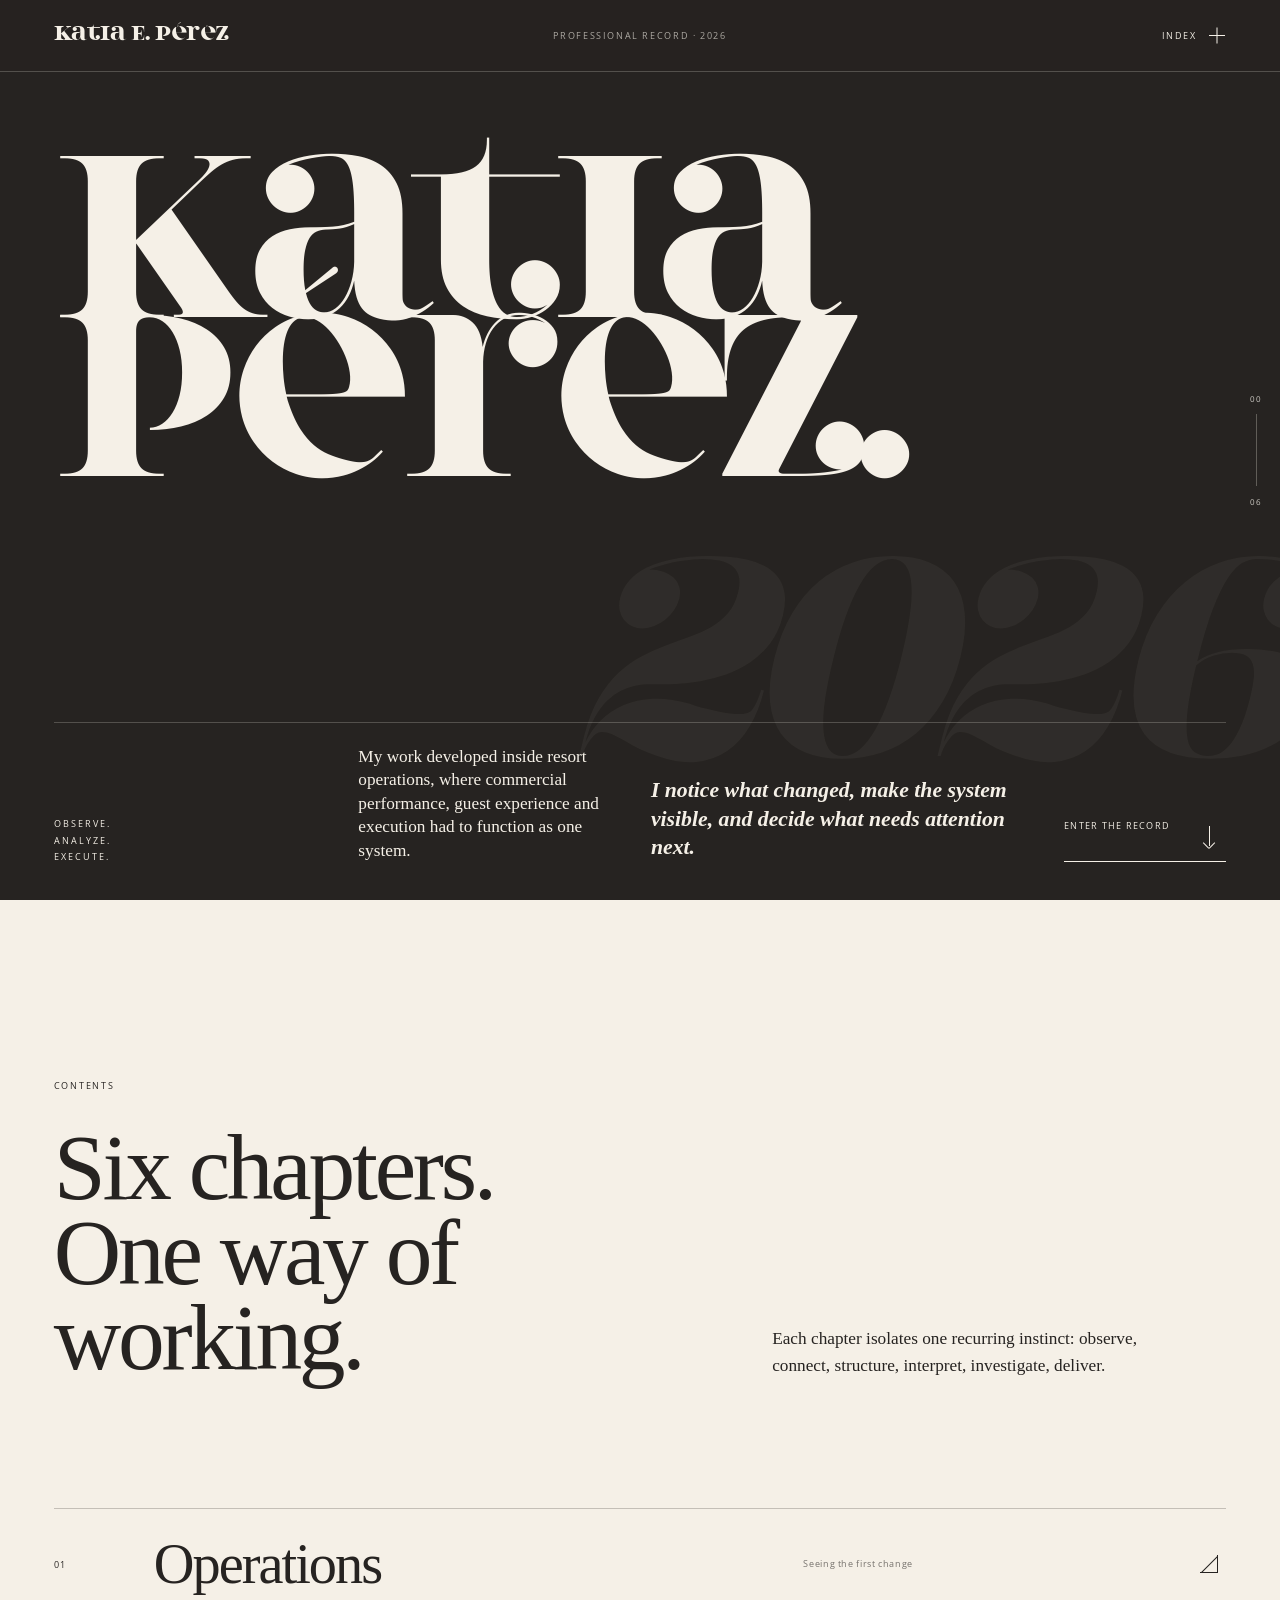
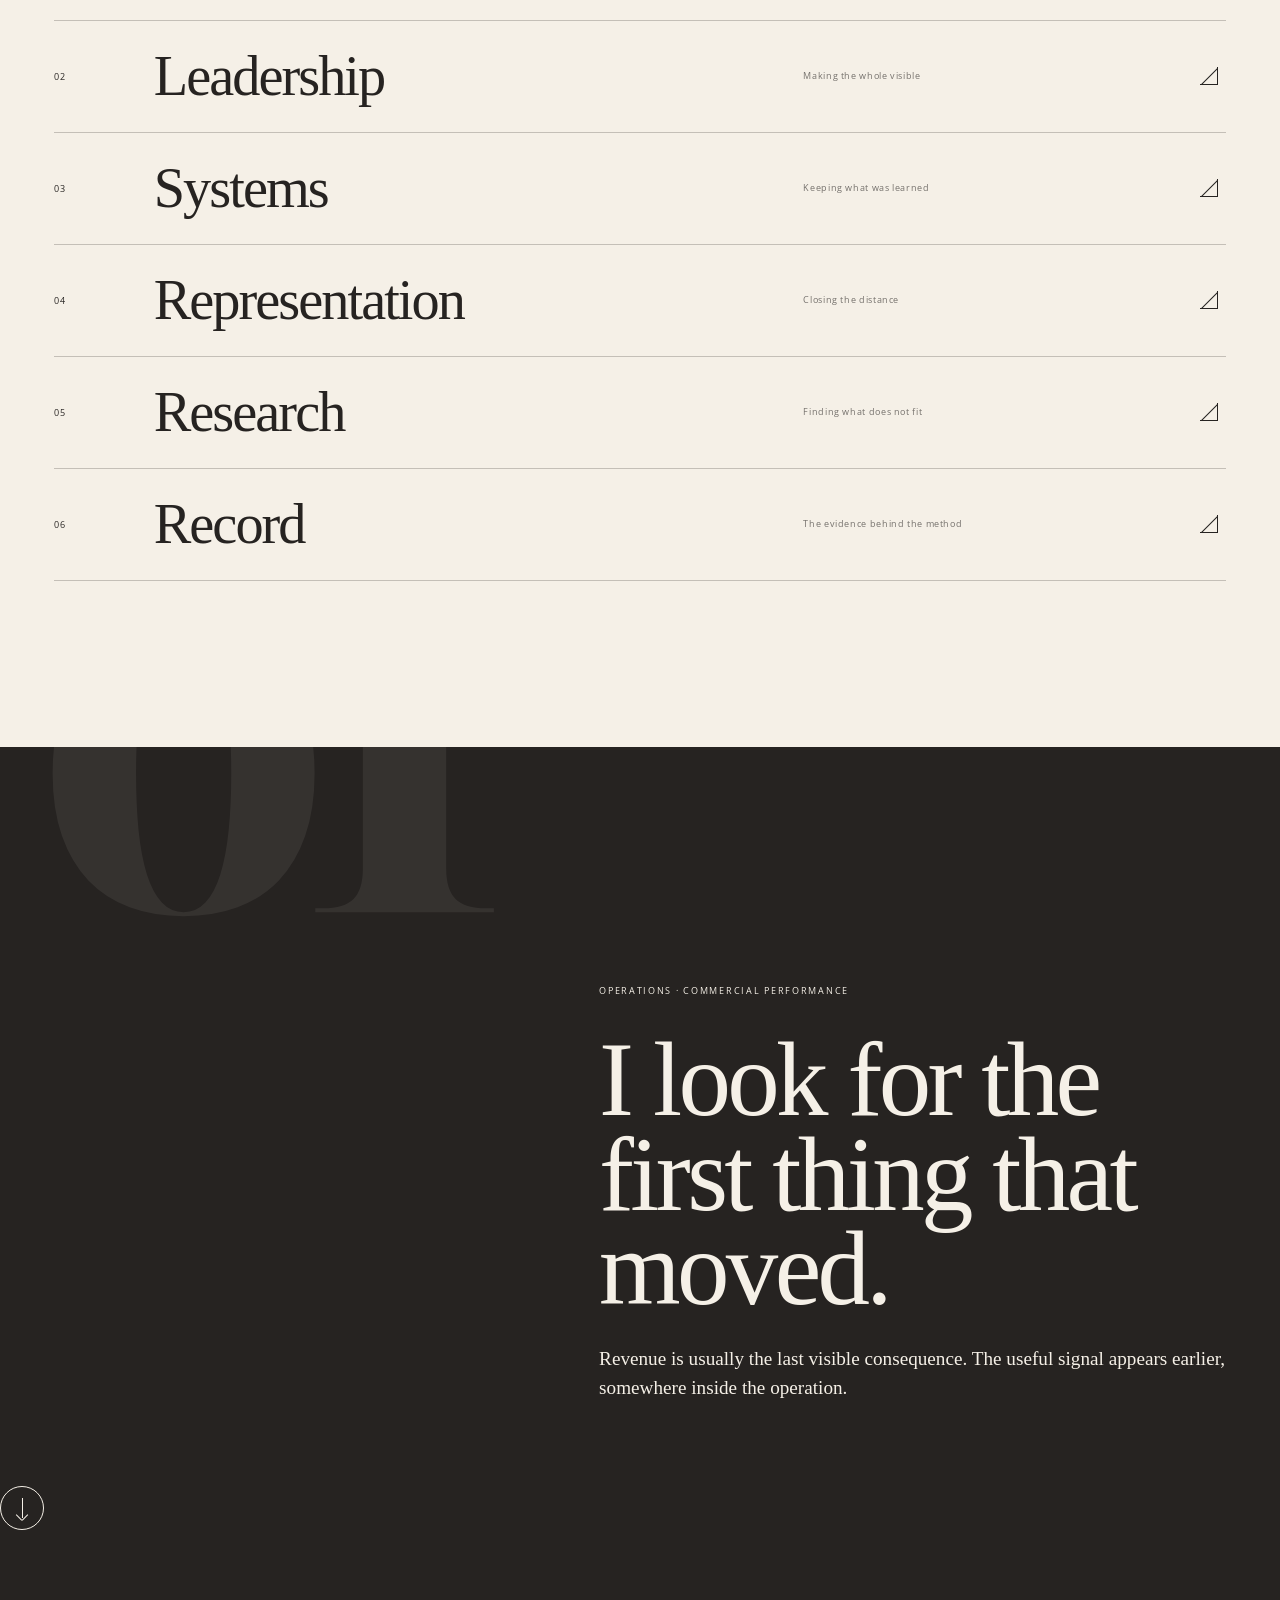
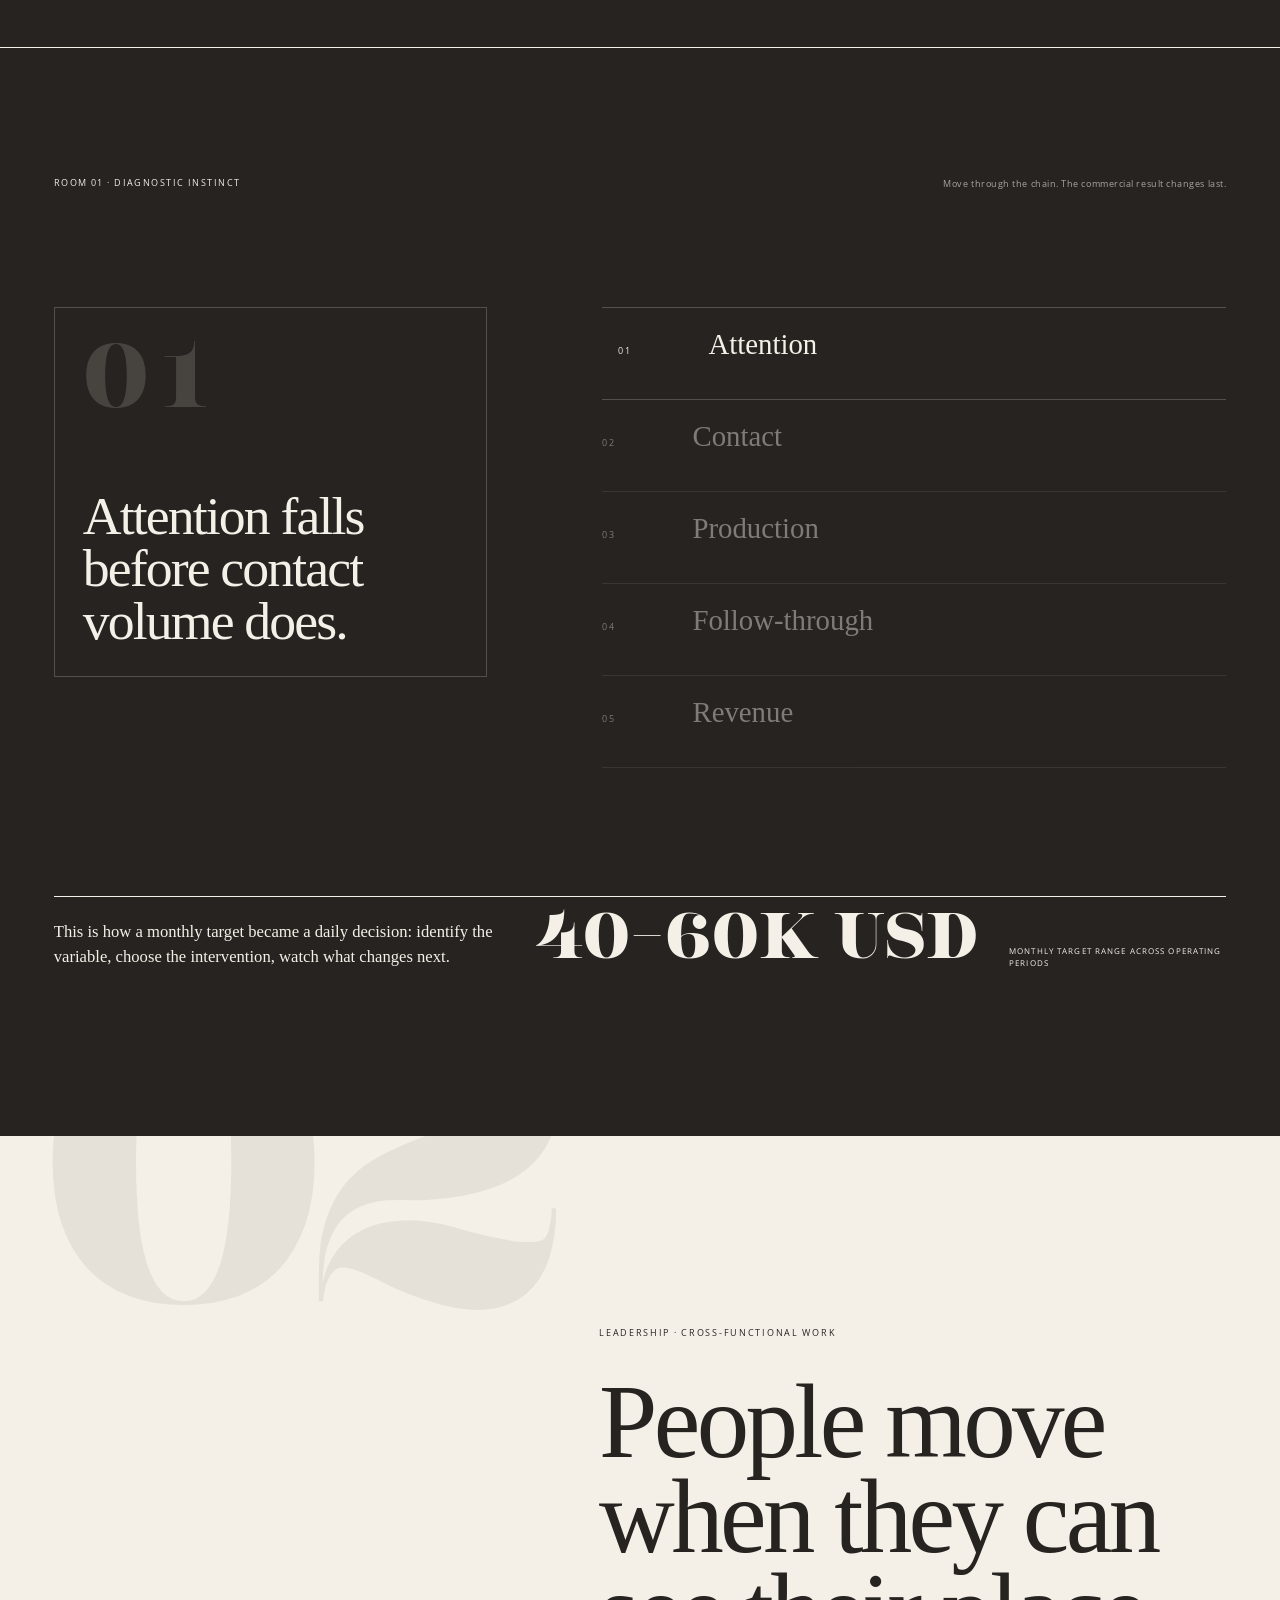
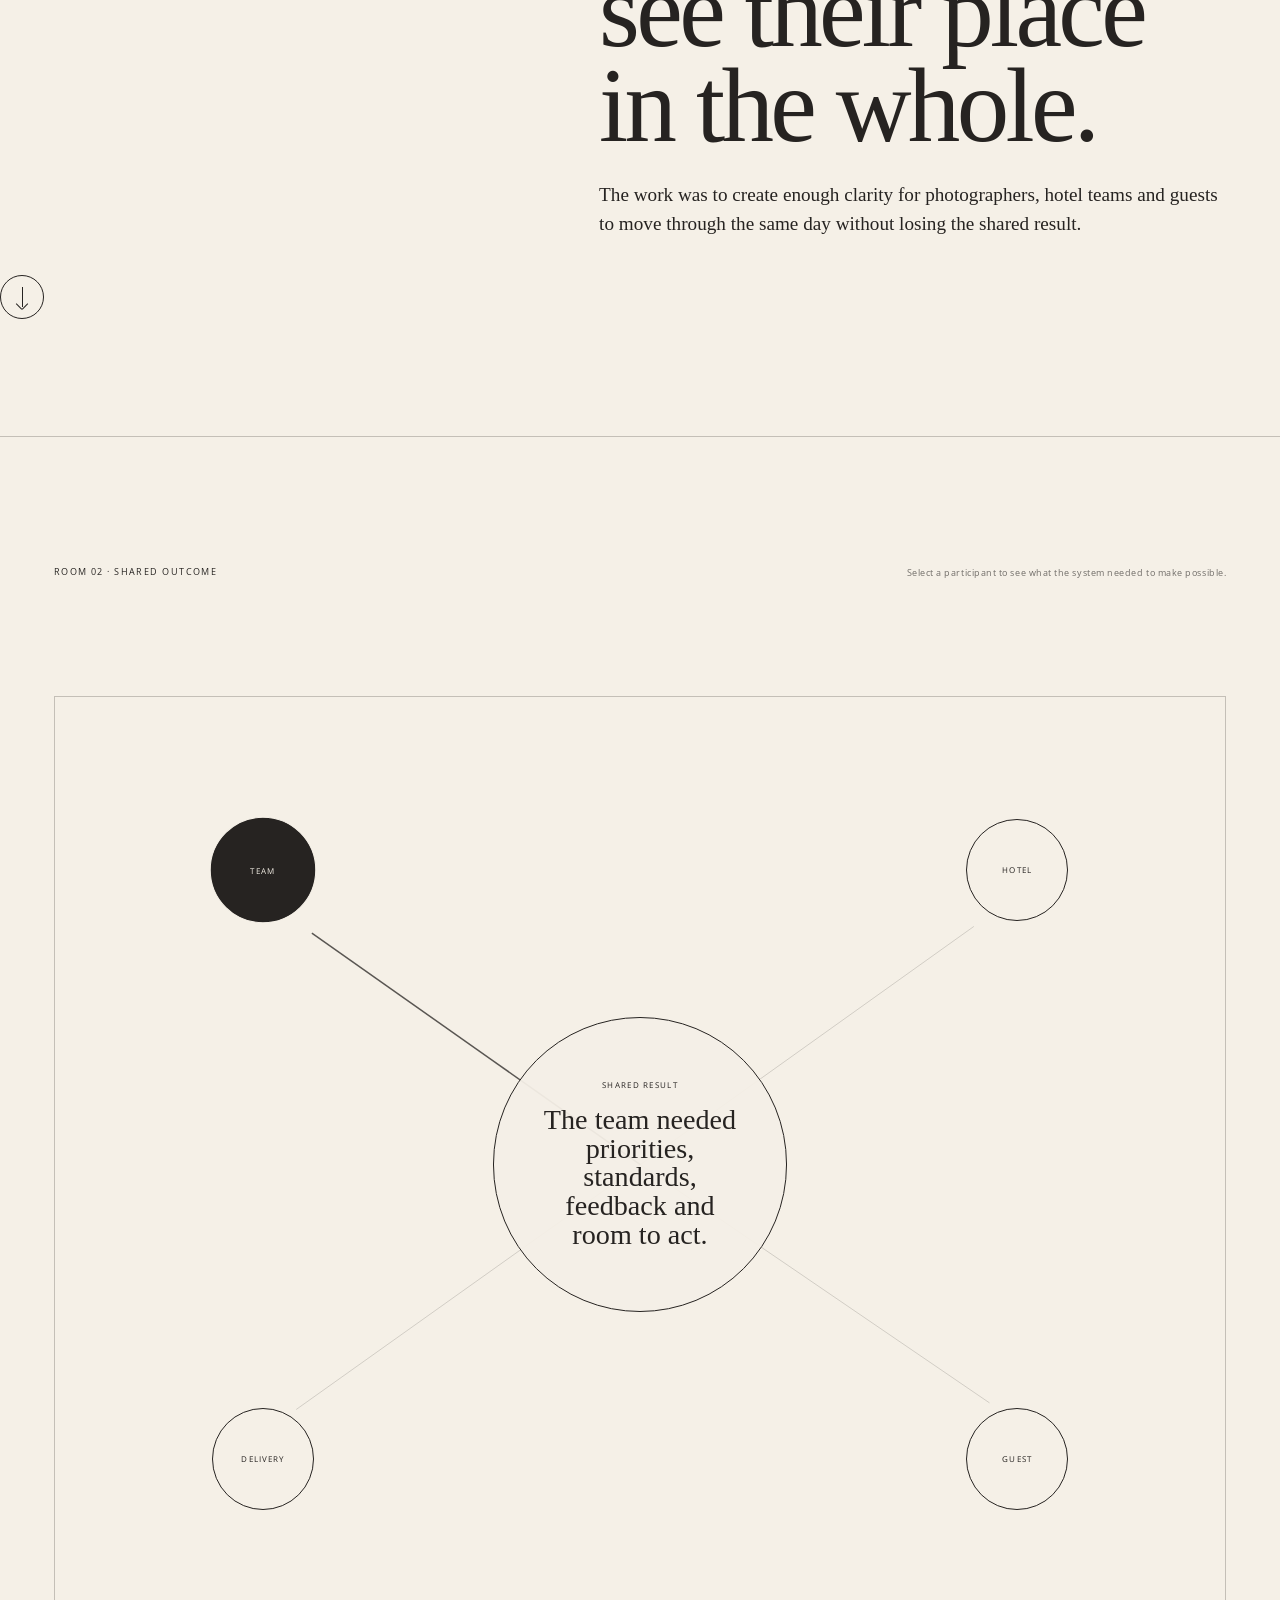
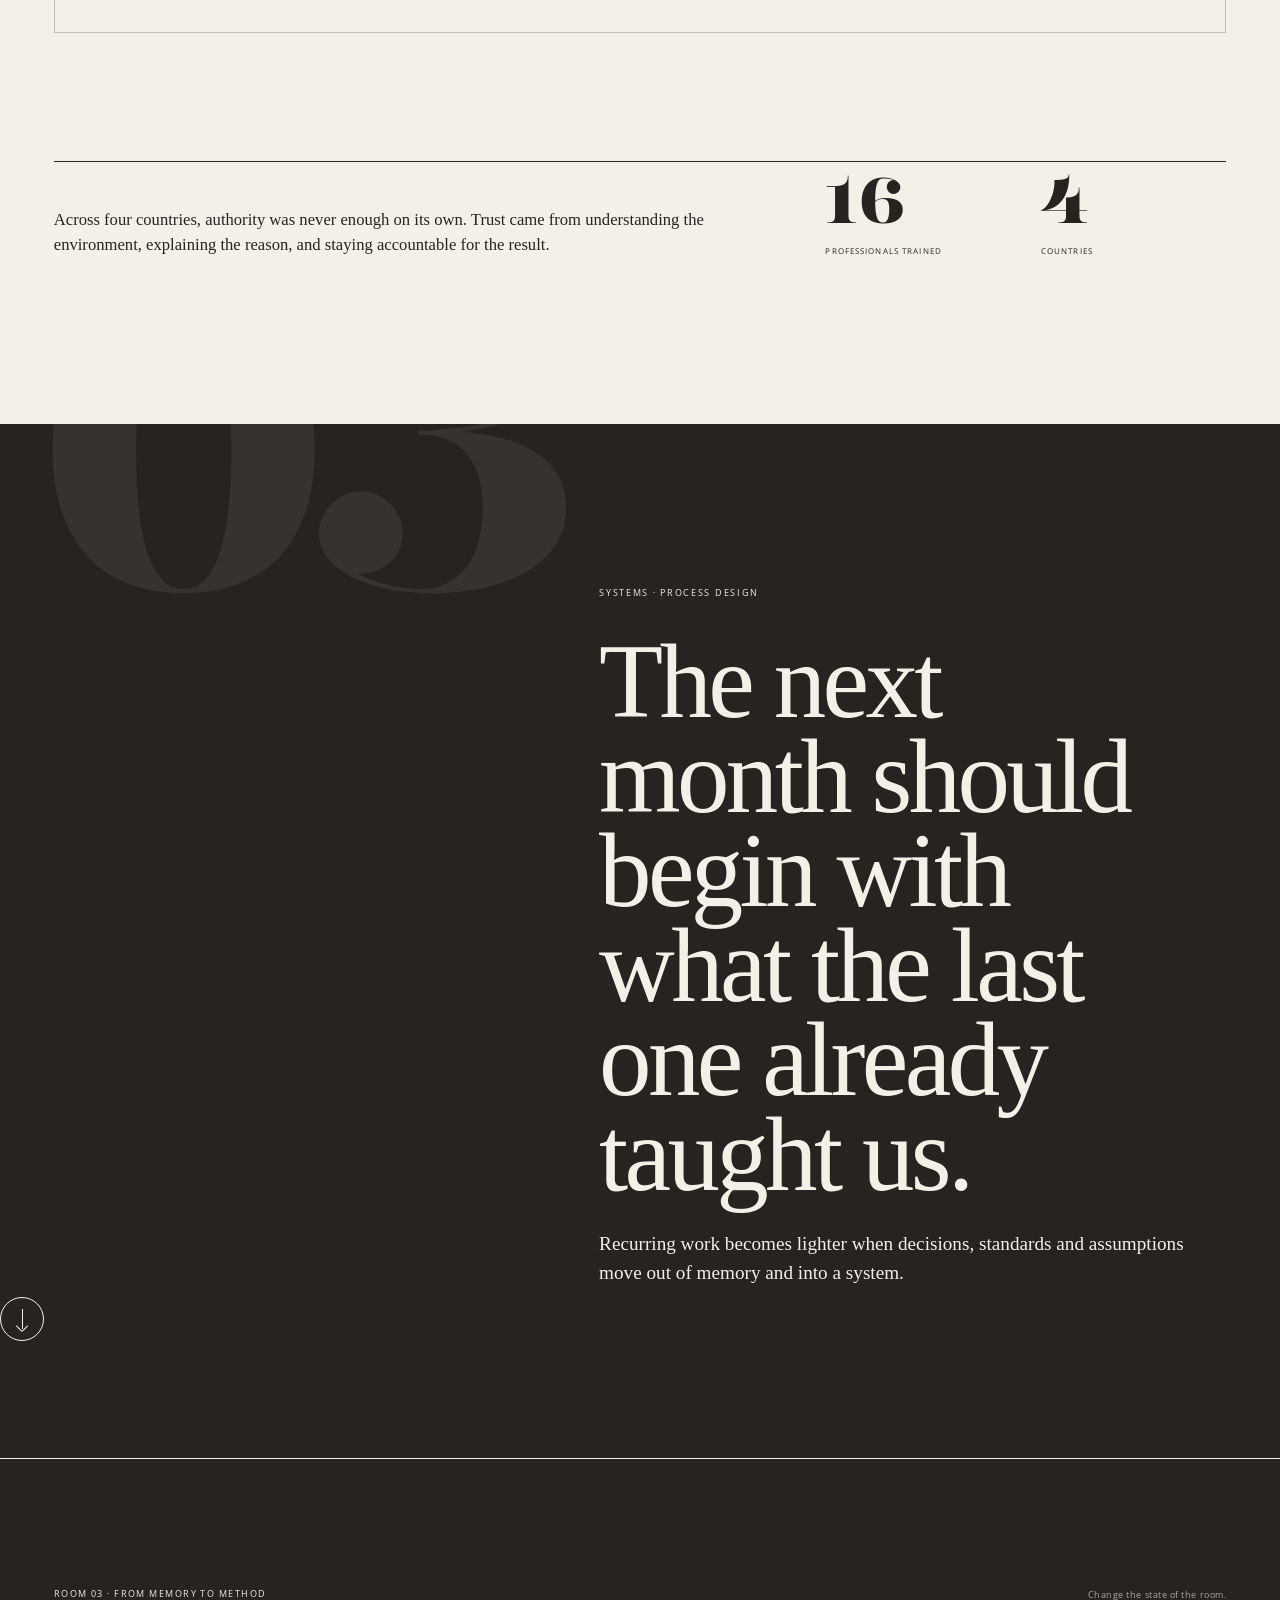
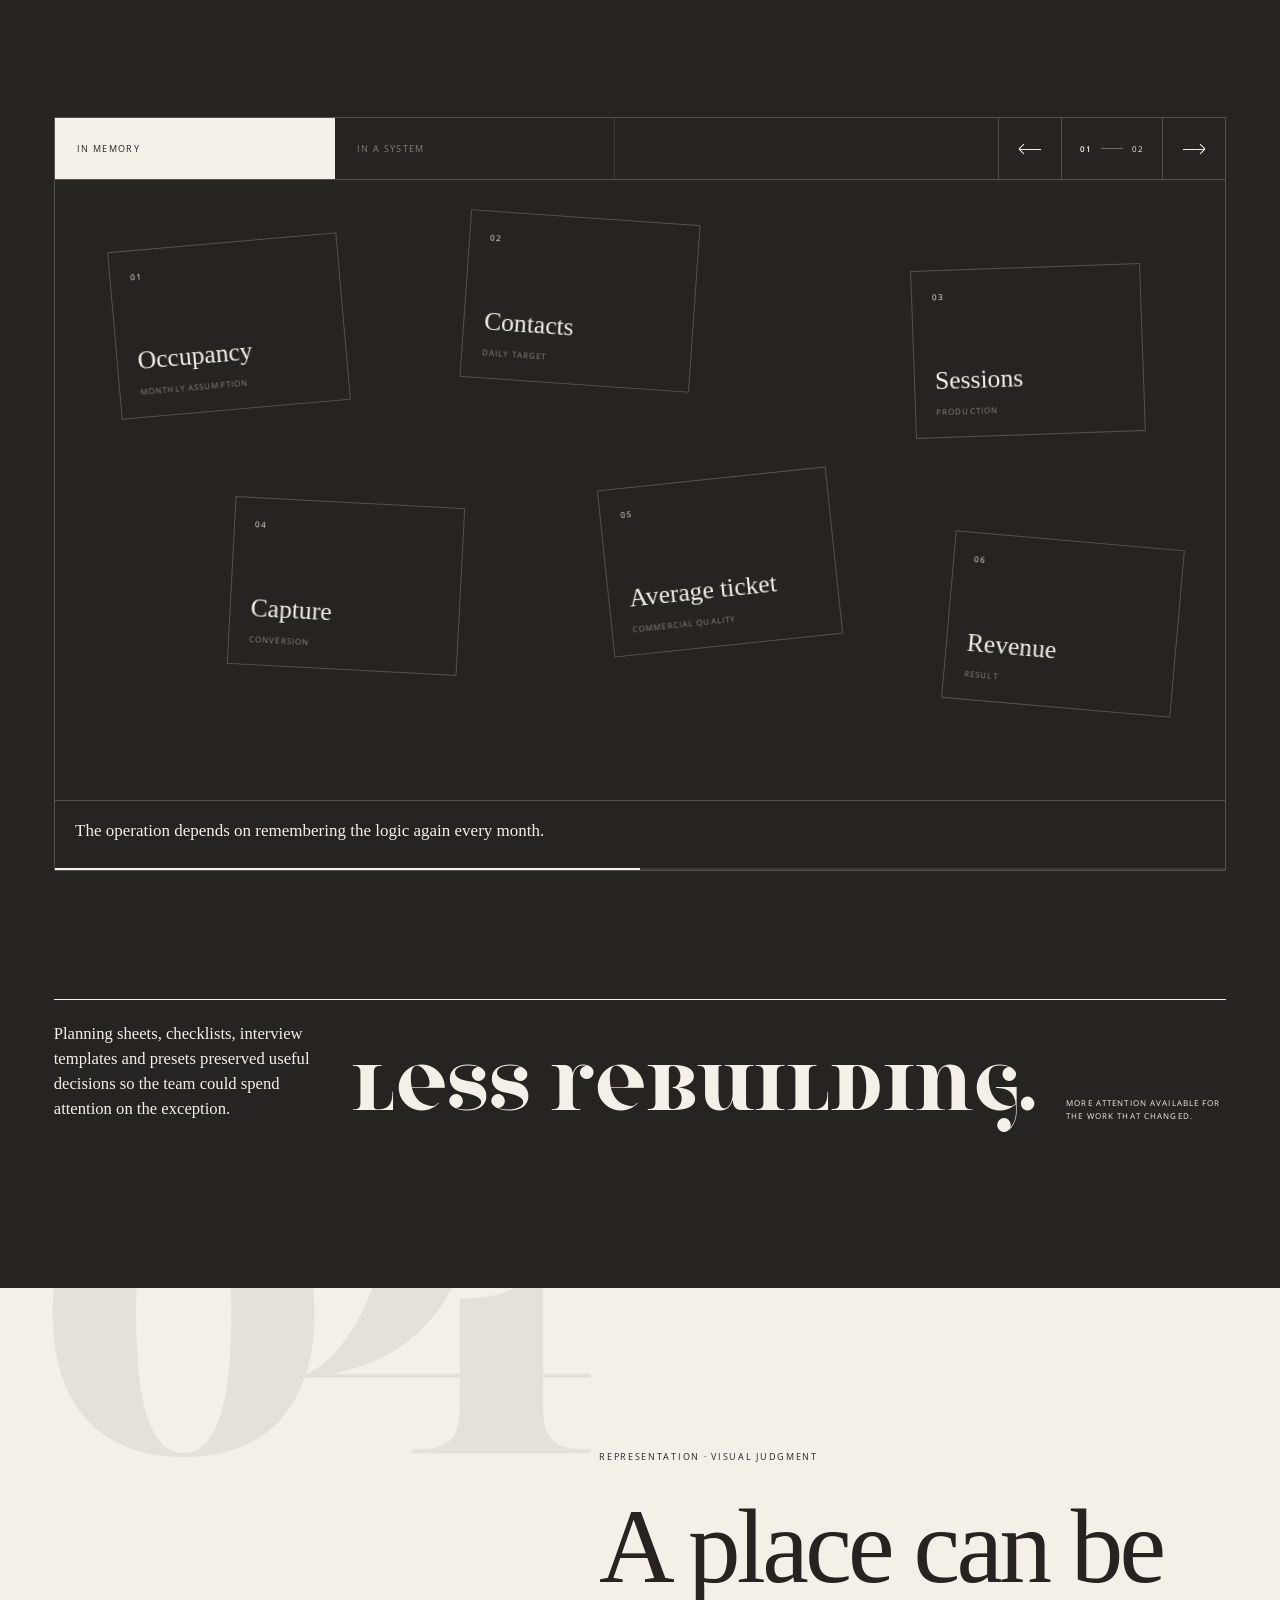
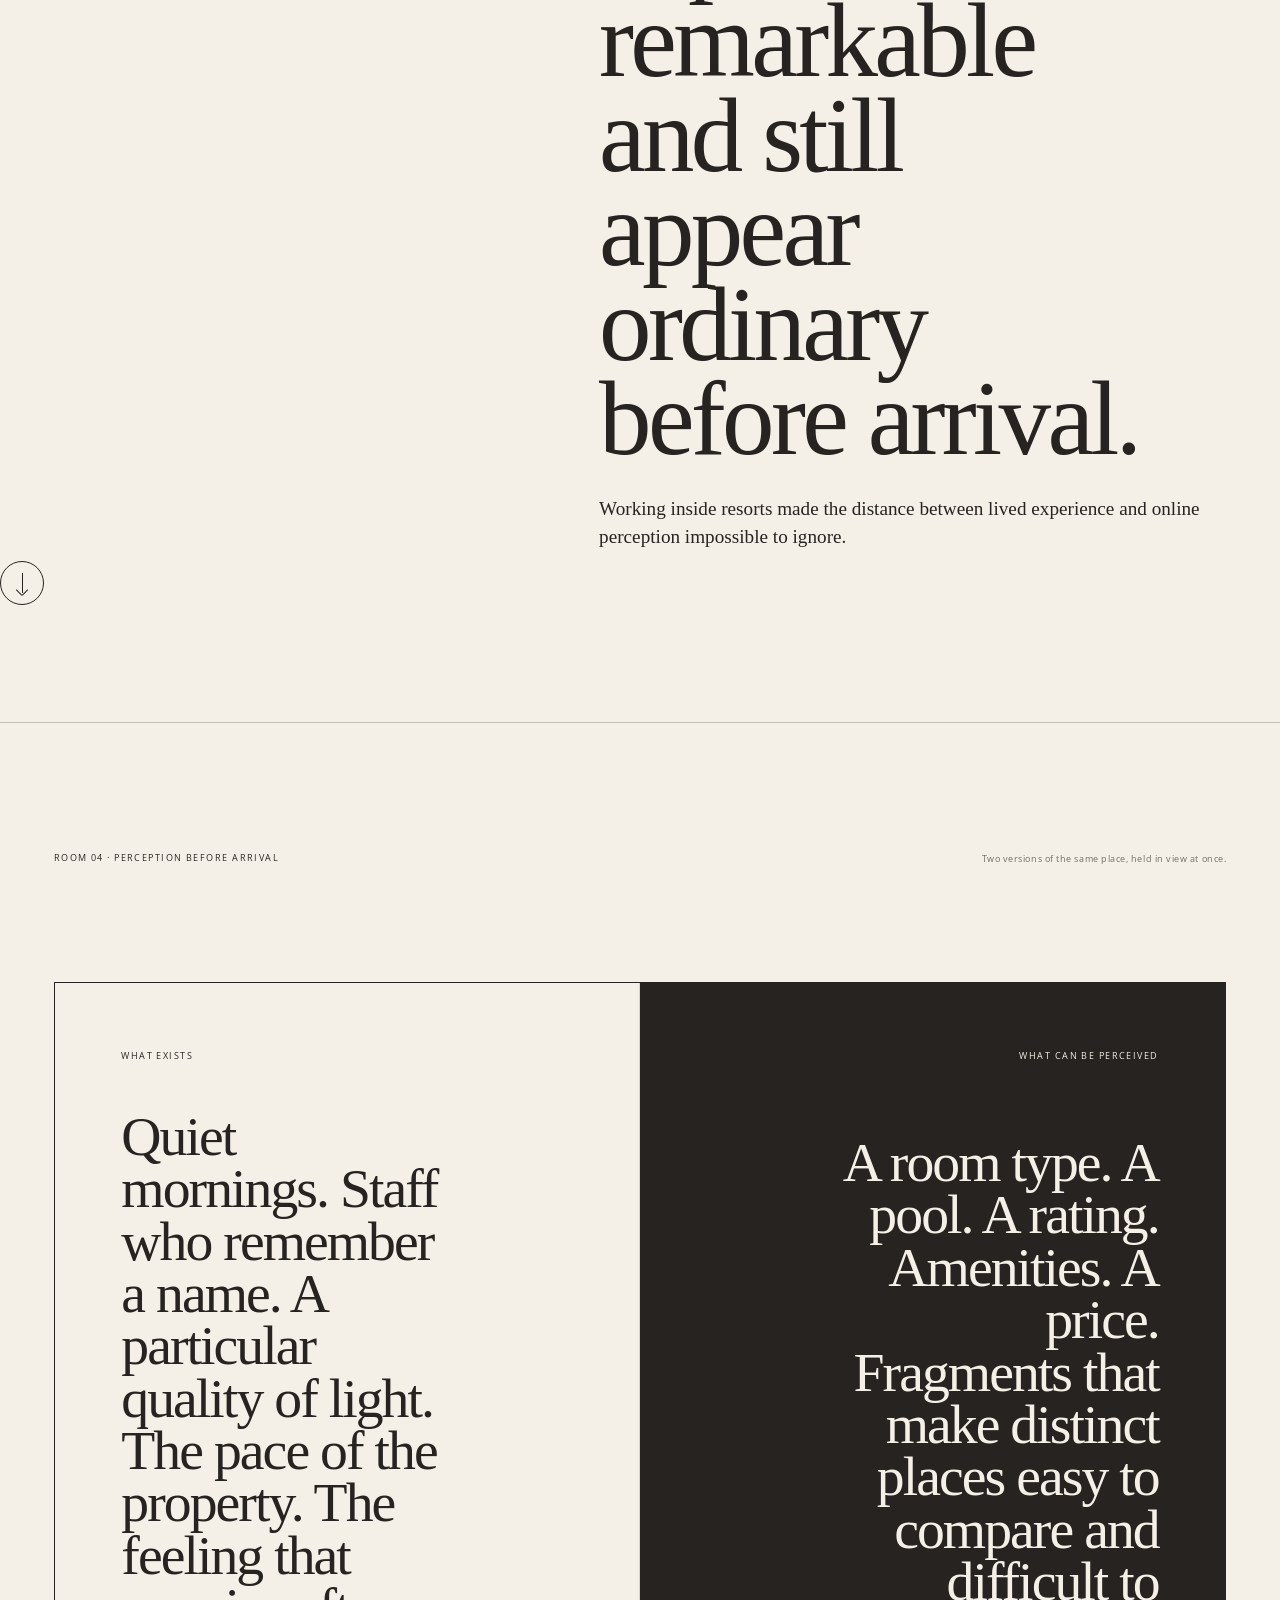
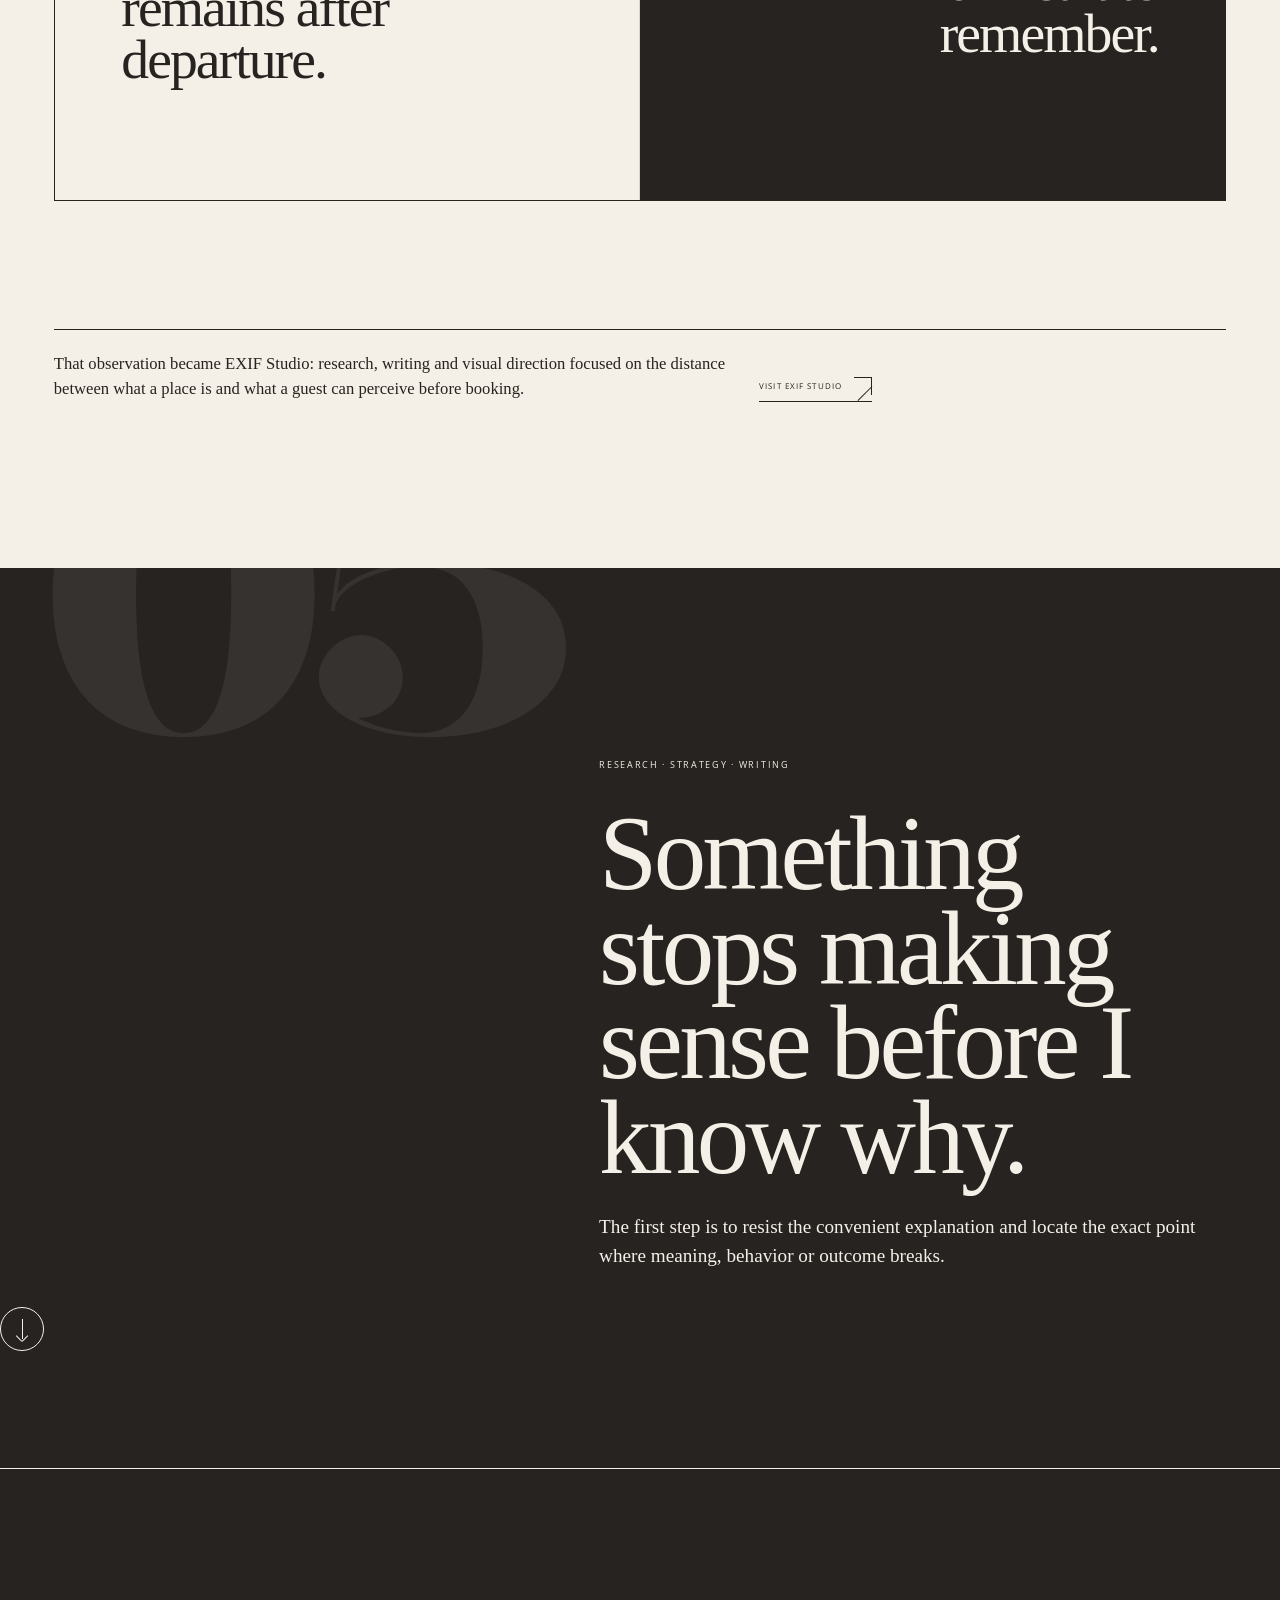
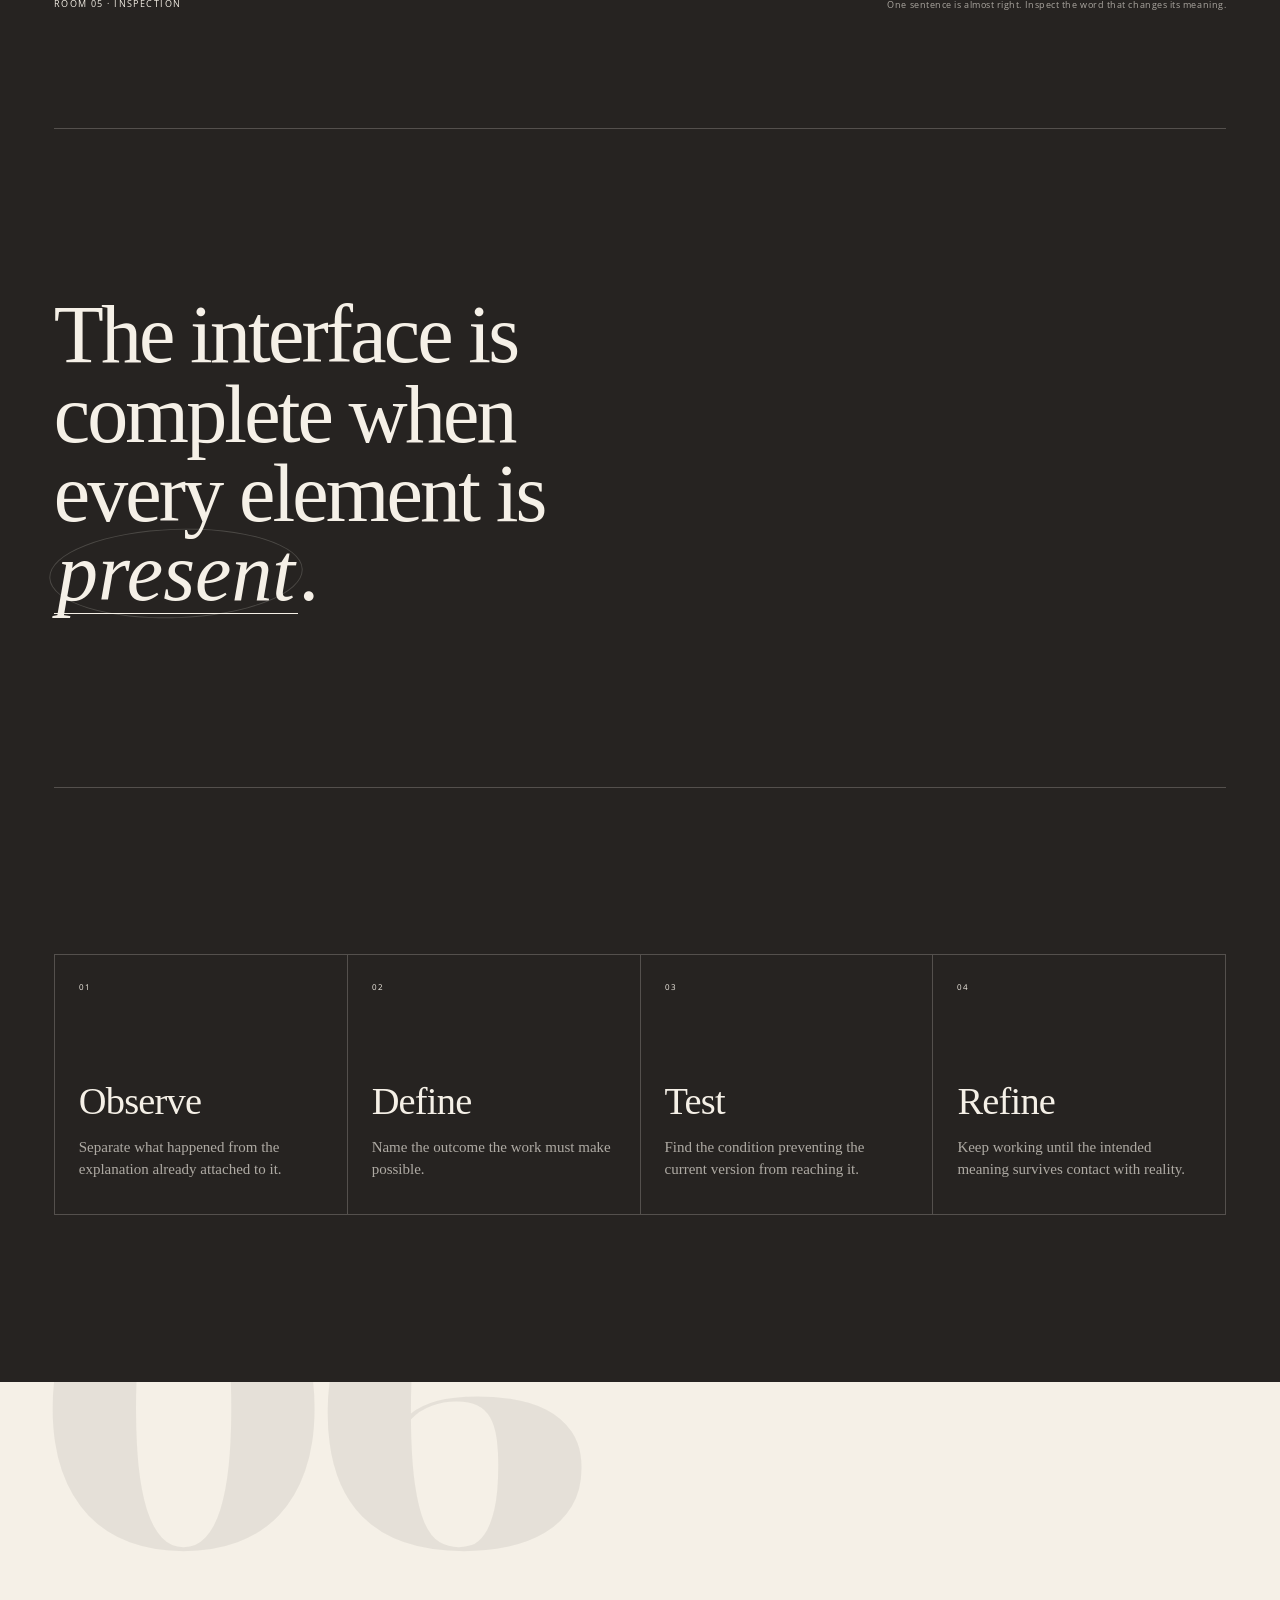
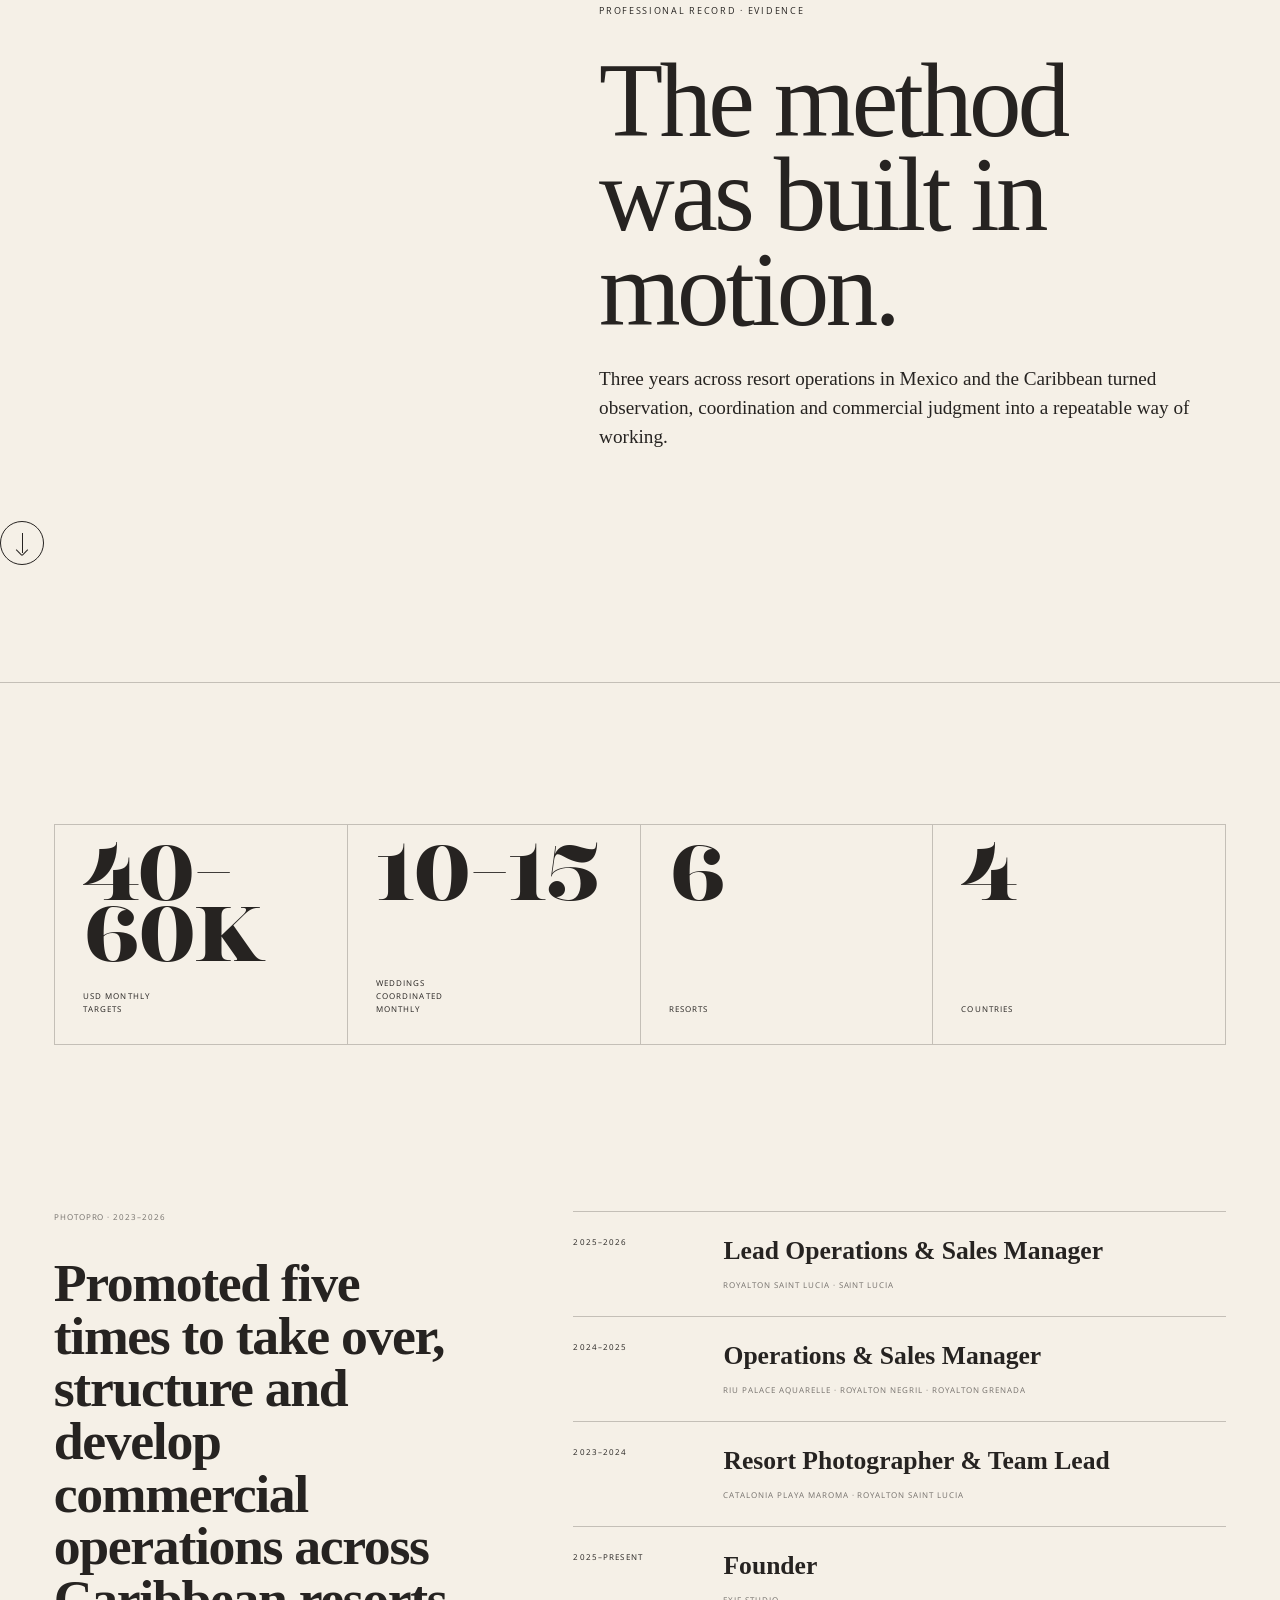
<file: index.html>
<!doctype html>
<html lang="en">
<head>
  <meta charset="utf-8">
  <meta name="viewport" content="width=device-width, initial-scale=1">
  <meta name="theme-color" content="#262321">
  <meta name="description" content="Katia E. Pérez — a professional record in chapters.">
  <title>Katia E. Pérez — Professional Record</title>
  <link rel="preconnect" href="https://fonts.googleapis.com">
  <link rel="preconnect" href="https://fonts.gstatic.com" crossorigin>
  <link href="https://fonts.googleapis.com/css2?family=Open+Sans:wght@400;500;600&family=Tinos:ital,wght@0,400;0,700;1,400&display=swap" rel="stylesheet">
  <link rel="stylesheet" href="styles.css">
</head>
<body>
  <a class="skip-link" href="#contents">Skip to contents</a>

  <div class="progress" aria-hidden="true"><span></span></div>
  <div class="page-wipe" aria-hidden="true">
    <div class="page-wipe__panel page-wipe__panel--left"></div>
    <div class="page-wipe__panel page-wipe__panel--right"></div>
  </div>

  <header class="masthead" data-tone="dark">
    <a class="masthead__name" href="#cover" aria-label="Back to cover">Katia E. Pérez</a>
    <div class="masthead__edition">Professional record · 2026</div>
    <div class="masthead__actions">
<button class="index-toggle" type="button" aria-expanded="false" aria-controls="index-panel">
        <span>Index</span>
        <span class="index-toggle__mark" aria-hidden="true"></span>
      </button>
    </div>
  </header>

  <aside class="folio-nav" aria-label="Chapter progress">
    <span class="folio-nav__current">00</span>
    <span class="folio-nav__rule"></span>
    <span class="folio-nav__total">06</span>
  </aside>

  <div class="index-panel" id="index-panel" aria-hidden="true">
    <div class="index-panel__meta">
      <span>A professional record in six chapters</span>
      <span>Mexico City · 2026</span>
    </div>
    <nav class="index-panel__nav" aria-label="Full chapter index">
      <a href="#operations" data-chapter-link><span>01</span><strong>Operations</strong><em>Seeing the first change</em></a>
      <a href="#leadership" data-chapter-link><span>02</span><strong>Leadership</strong><em>Making the whole visible</em></a>
      <a href="#systems" data-chapter-link><span>03</span><strong>Systems</strong><em>Keeping what was learned</em></a>
      <a href="#representation" data-chapter-link><span>04</span><strong>Representation</strong><em>Closing the distance</em></a>
      <a href="#research" data-chapter-link><span>05</span><strong>Research</strong><em>Finding what does not fit</em></a>
      <a href="#record" data-chapter-link><span>06</span><strong>Record</strong><em>The evidence behind the method</em></a>
    </nav>
    <div class="index-panel__footer">
      <a href="mailto:pmtzk@icloud.com">pmtzk@icloud.com</a>
      <a href="https://exif.studio" target="_blank" rel="noreferrer">EXIF Studio</a>
    </div>
  </div>

  <main>
    <section class="cover tone-dark" id="cover" data-chapter="00" data-masthead-tone="dark">
      <div class="cover__edition" aria-hidden="true">2026</div>
      <div class="cover__title" data-parallax>
        <span>Katia</span>
        <span>Pérez.</span>
      </div>
      <div class="cover__grid">
        <p class="cover__field"><span>Observe.</span><span>Analyze.</span><span>Execute.</span></p>
        <p class="cover__intro">My work developed inside resort operations, where commercial performance, guest experience and execution had to function as one system.</p>
        <p class="cover__thesis">I notice what changed, make the system visible, and decide what needs attention next.</p>
        <a class="cover__enter" href="#contents" data-chapter-link>
          <span>Enter the record</span>
          <span class="motion-cue motion-cue--down" aria-hidden="true"><i></i></span>
        </a>
      </div>
    </section>

    <section class="contents tone-cream" id="contents" data-chapter="00" data-masthead-tone="cream">
      <header class="section-header reveal">
        <span class="kicker">Contents</span>
        <h1>Six chapters. One way of working.</h1>
        <p>Each chapter isolates one recurring instinct: observe, connect, structure, interpret, investigate, deliver.</p>
      </header>

      <nav class="contents__list" aria-label="Chapters">
        <a href="#operations" data-chapter-link class="contents__row reveal">
          <span class="contents__number">01</span>
          <span class="contents__title">Operations</span>
          <span class="contents__note">Seeing the first change</span>
          <span class="contents__arrow motion-cue motion-cue--corner" aria-hidden="true"><i></i></span>
        </a>
        <a href="#leadership" data-chapter-link class="contents__row reveal">
          <span class="contents__number">02</span>
          <span class="contents__title">Leadership</span>
          <span class="contents__note">Making the whole visible</span>
          <span class="contents__arrow motion-cue motion-cue--corner" aria-hidden="true"><i></i></span>
        </a>
        <a href="#systems" data-chapter-link class="contents__row reveal">
          <span class="contents__number">03</span>
          <span class="contents__title">Systems</span>
          <span class="contents__note">Keeping what was learned</span>
          <span class="contents__arrow motion-cue motion-cue--corner" aria-hidden="true"><i></i></span>
        </a>
        <a href="#representation" data-chapter-link class="contents__row reveal">
          <span class="contents__number">04</span>
          <span class="contents__title">Representation</span>
          <span class="contents__note">Closing the distance</span>
          <span class="contents__arrow motion-cue motion-cue--corner" aria-hidden="true"><i></i></span>
        </a>
        <a href="#research" data-chapter-link class="contents__row reveal">
          <span class="contents__number">05</span>
          <span class="contents__title">Research</span>
          <span class="contents__note">Finding what does not fit</span>
          <span class="contents__arrow motion-cue motion-cue--corner" aria-hidden="true"><i></i></span>
        </a>
        <a href="#record" data-chapter-link class="contents__row reveal">
          <span class="contents__number">06</span>
          <span class="contents__title">Record</span>
          <span class="contents__note">The evidence behind the method</span>
          <span class="contents__arrow motion-cue motion-cue--corner" aria-hidden="true"><i></i></span>
        </a>
      </nav>
    </section>

    <article class="chapter tone-dark" id="operations" data-chapter="01" data-masthead-tone="dark">
      <section class="chapter-threshold">
        <span class="chapter-threshold__number" aria-hidden="true">01</span>
        <div class="chapter-threshold__copy reveal">
          <span class="kicker">Operations · Commercial performance</span>
          <h2>I look for the first thing that moved.</h2>
          <p>Revenue is usually the last visible consequence. The useful signal appears earlier, somewhere inside the operation.</p>
        </div>
        <a class="chapter-threshold__down" href="#operations-room" aria-label="Continue through Operations"><span class="motion-cue motion-cue--down" aria-hidden="true"><i></i></span></a>
      </section>

      <section class="room room--diagnostic" id="operations-room">
        <header class="room__label reveal">
          <span>Room 01 · Diagnostic instinct</span>
          <p>Move through the chain. The commercial result changes last.</p>
        </header>
        <div class="diagnostic reveal">
          <div class="diagnostic__statement" aria-live="polite">
            <span class="diagnostic__ordinal">01</span>
            <p data-diagnostic-output>Attention falls before contact volume does.</p>
          </div>
          <div class="diagnostic__chain" role="list">
            <button type="button" class="diagnostic__item is-active" data-index="01" data-copy="Attention falls before contact volume does."><span>01</span><strong>Attention</strong></button>
            <button type="button" class="diagnostic__item" data-index="02" data-copy="Fewer approaches reduce the number of sessions created."><span>02</span><strong>Contact</strong></button>
            <button type="button" class="diagnostic__item" data-index="03" data-copy="Session volume changes the number of commercial opportunities."><span>03</span><strong>Production</strong></button>
            <button type="button" class="diagnostic__item" data-index="04" data-copy="Follow-through determines how many opportunities remain alive."><span>04</span><strong>Follow-through</strong></button>
            <button type="button" class="diagnostic__item" data-index="05" data-copy="Revenue records the accumulated effect of everything before it."><span>05</span><strong>Revenue</strong></button>
          </div>
        </div>
        <div class="room__footnote reveal">
          <p>This is how a monthly target became a daily decision: identify the variable, choose the intervention, watch what changes next.</p>
          <strong>40–60K USD</strong>
          <span>monthly target range across operating periods</span>
        </div>
      </section>
    </article>

    <article class="chapter tone-cream" id="leadership" data-chapter="02" data-masthead-tone="cream">
      <section class="chapter-threshold">
        <span class="chapter-threshold__number" aria-hidden="true">02</span>
        <div class="chapter-threshold__copy reveal">
          <span class="kicker">Leadership · Cross-functional work</span>
          <h2>People move when they can see their place in the whole.</h2>
          <p>The work was to create enough clarity for photographers, hotel teams and guests to move through the same day without losing the shared result.</p>
        </div>
        <a class="chapter-threshold__down" href="#leadership-room" aria-label="Continue through Leadership"><span class="motion-cue motion-cue--down" aria-hidden="true"><i></i></span></a>
      </section>

      <section class="room room--constellation" id="leadership-room">
        <header class="room__label reveal">
          <span>Room 02 · Shared outcome</span>
          <p>Select a participant to see what the system needed to make possible.</p>
        </header>

        <div class="constellation reveal" data-constellation>
          <svg class="constellation__lines" viewBox="0 0 1000 610" preserveAspectRatio="none" aria-hidden="true">
            <line x1="500" y1="305" x2="185" y2="130" data-line="team"></line>
            <line x1="500" y1="305" x2="820" y2="125" data-line="hotel"></line>
            <line x1="500" y1="305" x2="835" y2="485" data-line="guest"></line>
            <line x1="500" y1="305" x2="170" y2="490" data-line="delivery"></line>
          </svg>
          <button type="button" class="constellation__node constellation__node--team" data-node="team" data-copy="The team needed priorities, standards, feedback and room to act."><span>Team</span></button>
          <button type="button" class="constellation__node constellation__node--hotel" data-node="hotel" data-copy="Hotel teams needed reliable coordination across events, service and timing."><span>Hotel</span></button>
          <button type="button" class="constellation__node constellation__node--guest" data-node="guest" data-copy="Guests needed one coherent experience, even when many people shaped it."><span>Guest</span></button>
          <button type="button" class="constellation__node constellation__node--delivery" data-node="delivery" data-copy="The delivery needed ownership, follow-through and decisions made in time."><span>Delivery</span></button>
          <div class="constellation__center">
            <span>Shared result</span>
            <p data-constellation-output>Clarity lets the system move without waiting for one person to carry it.</p>
          </div>
        </div>
        <div class="room__footnote room__footnote--split reveal">
          <p>Across four countries, authority was never enough on its own. Trust came from understanding the environment, explaining the reason, and staying accountable for the result.</p>
          <div><strong>16</strong><span>professionals trained</span></div>
          <div><strong>4</strong><span>countries</span></div>
        </div>
      </section>
    </article>

    <article class="chapter tone-dark" id="systems" data-chapter="03" data-masthead-tone="dark">
      <section class="chapter-threshold">
        <span class="chapter-threshold__number" aria-hidden="true">03</span>
        <div class="chapter-threshold__copy reveal">
          <span class="kicker">Systems · Process design</span>
          <h2>The next month should begin with what the last one already taught us.</h2>
          <p>Recurring work becomes lighter when decisions, standards and assumptions move out of memory and into a system.</p>
        </div>
        <a class="chapter-threshold__down" href="#systems-room" aria-label="Continue through Systems"><span class="motion-cue motion-cue--down" aria-hidden="true"><i></i></span></a>
      </section>

      <section class="room room--system" id="systems-room">
        <header class="room__label reveal">
          <span>Room 03 · From memory to method</span>
          <p>Change the state of the room.</p>
        </header>

        <div class="system-carousel reveal" data-system-carousel aria-roledescription="carousel" aria-label="From memory to method">
          <div class="system-carousel__header">
            <div class="system-carousel__tabs" role="tablist" aria-label="System scenes">
              <button type="button" class="is-active" role="tab" aria-selected="true" data-system-slide="0">In memory</button>
              <button type="button" role="tab" aria-selected="false" data-system-slide="1">In a system</button>
            </div>
            <div class="system-carousel__navigation">
              <button type="button" class="carousel-control carousel-control--previous" data-system-previous aria-label="Previous scene"><span aria-hidden="true"><i></i></span></button>
              <span class="system-carousel__count" aria-live="polite"><b data-system-current>01</b><i></i><span>02</span></span>
              <button type="button" class="carousel-control carousel-control--next" data-system-next aria-label="Next scene"><span aria-hidden="true"><i></i></span></button>
            </div>
          </div>
          <div class="system-carousel__viewport" data-system-viewport>
            <div class="system-carousel__track" data-system-track>
              <section class="system-slide system-slide--memory" role="tabpanel" aria-label="In memory">
                <div class="system-slide__stage system-slide__stage--memory">
                  <div class="system-card card-a"><span>01</span><strong>Occupancy</strong><small>monthly assumption</small></div>
                  <div class="system-card card-b"><span>02</span><strong>Contacts</strong><small>daily target</small></div>
                  <div class="system-card card-c"><span>03</span><strong>Sessions</strong><small>production</small></div>
                  <div class="system-card card-d"><span>04</span><strong>Capture</strong><small>conversion</small></div>
                  <div class="system-card card-e"><span>05</span><strong>Average ticket</strong><small>commercial quality</small></div>
                  <div class="system-card card-f"><span>06</span><strong>Revenue</strong><small>result</small></div>
                </div>
                <p class="system-slide__caption">The operation depends on remembering the logic again every month.</p>
              </section>
              <section class="system-slide system-slide--method" role="tabpanel" aria-label="In a system" aria-hidden="true">
                <div class="system-slide__stage system-slide__stage--method">
                  <div class="system-card"><span>01</span><strong>Occupancy</strong><small>monthly assumption</small></div>
                  <div class="system-card"><span>02</span><strong>Contacts</strong><small>daily target</small></div>
                  <div class="system-card"><span>03</span><strong>Sessions</strong><small>production</small></div>
                  <div class="system-card"><span>04</span><strong>Capture</strong><small>conversion</small></div>
                  <div class="system-card"><span>05</span><strong>Average ticket</strong><small>commercial quality</small></div>
                  <div class="system-card"><span>06</span><strong>Revenue</strong><small>result</small></div>
                </div>
                <p class="system-slide__caption">The relationships remain visible, so attention can move to the variable that changed.</p>
              </section>
            </div>
          </div>
          <div class="system-carousel__progress" aria-hidden="true"><span data-system-progress></span></div>
        </div>

        <div class="room__footnote reveal">
          <p>Planning sheets, checklists, interview templates and presets preserved useful decisions so the team could spend attention on the exception.</p>
          <strong>Less rebuilding.</strong>
          <span>More attention available for the work that changed.</span>
        </div>
      </section>
    </article>

    <article class="chapter tone-cream" id="representation" data-chapter="04" data-masthead-tone="cream">
      <section class="chapter-threshold">
        <span class="chapter-threshold__number" aria-hidden="true">04</span>
        <div class="chapter-threshold__copy reveal">
          <span class="kicker">Representation · Visual judgment</span>
          <h2>A place can be remarkable and still appear ordinary before arrival.</h2>
          <p>Working inside resorts made the distance between lived experience and online perception impossible to ignore.</p>
        </div>
        <a class="chapter-threshold__down" href="#representation-room" aria-label="Continue through Representation"><span class="motion-cue motion-cue--down" aria-hidden="true"><i></i></span></a>
      </section>

      <section class="room room--representation" id="representation-room">
        <header class="room__label reveal">
          <span>Room 04 · Perception before arrival</span>
          <p>Two versions of the same place, held in view at once.</p>
        </header>

        <div class="perception perception--static reveal">
          <div class="perception__layer perception__layer--place">
            <span class="perception__micro">What exists</span>
            <p>Quiet mornings. Staff who remember a name. A particular quality of light. The pace of the property. The feeling that remains after departure.</p>
          </div>
          <div class="perception__layer perception__layer--representation">
            <span class="perception__micro">What can be perceived</span>
            <p>A room type. A pool. A rating. Amenities. A price. Fragments that make distinct places easy to compare and difficult to remember.</p>
          </div>
        </div>

        <div class="room__footnote reveal">
          <p>That observation became EXIF Studio: research, writing and visual direction focused on the distance between what a place is and what a guest can perceive before booking.</p>
          <a class="text-link text-link--external" href="https://exif.studio" target="_blank" rel="noreferrer"><span>Visit EXIF Studio</span><span class="external-cue" aria-hidden="true"><i></i></span></a>
        </div>
      </section>
    </article>

    <article class="chapter tone-dark" id="research" data-chapter="05" data-masthead-tone="dark">
      <section class="chapter-threshold">
        <span class="chapter-threshold__number" aria-hidden="true">05</span>
        <div class="chapter-threshold__copy reveal">
          <span class="kicker">Research · Strategy · Writing</span>
          <h2>Something stops making sense before I know why.</h2>
          <p>The first step is to resist the convenient explanation and locate the exact point where meaning, behavior or outcome breaks.</p>
        </div>
        <a class="chapter-threshold__down" href="#research-room" aria-label="Continue through Research"><span class="motion-cue motion-cue--down" aria-hidden="true"><i></i></span></a>
      </section>

      <section class="room room--inspection" id="research-room">
        <header class="room__label reveal">
          <span>Room 05 · Inspection</span>
          <p>One sentence is almost right. Inspect the word that changes its meaning.</p>
        </header>

        <div class="inspection reveal" data-inspection>
          <p class="inspection__sentence">
            <span>The interface is complete when every element is</span>
            <button type="button" class="inspection__word" aria-expanded="false" data-inspection-word>
              <span>present</span>
            </button><span>.</span>
          </p>
          <div class="inspection__drawer" data-inspection-drawer>
            <span class="inspection__wrong">Present</span>
            <span class="inspection__becomes" aria-hidden="true"><i></i></span>
            <span class="inspection__right">Understood</span>
            <p>Completion is an inventory. Clarity is an outcome. The work continues until the intended meaning is the easiest one to reach.</p>
          </div>
        </div>

        <div class="research-method reveal">
          <div><span>01</span><strong>Observe</strong><p>Separate what happened from the explanation already attached to it.</p></div>
          <div><span>02</span><strong>Define</strong><p>Name the outcome the work must make possible.</p></div>
          <div><span>03</span><strong>Test</strong><p>Find the condition preventing the current version from reaching it.</p></div>
          <div><span>04</span><strong>Refine</strong><p>Keep working until the intended meaning survives contact with reality.</p></div>
        </div>
      </section>
    </article>

    <article class="chapter tone-cream" id="record" data-chapter="06" data-masthead-tone="cream">
      <section class="chapter-threshold chapter-threshold--record">
        <span class="chapter-threshold__number" aria-hidden="true">06</span>
        <div class="chapter-threshold__copy reveal">
          <span class="kicker">Professional record · Evidence</span>
          <h2>The method was built in motion.</h2>
          <p>Three years across resort operations in Mexico and the Caribbean turned observation, coordination and commercial judgment into a repeatable way of working.</p>
        </div>
        <a class="chapter-threshold__down" href="#record-room" aria-label="Continue through Professional Record"><span class="motion-cue motion-cue--down" aria-hidden="true"><i></i></span></a>
      </section>

      <section class="record-room" id="record-room">
        <div class="record-room__metrics reveal">
          <div><strong>40–60K</strong><span>USD monthly targets</span></div>
          <div><strong>10–15</strong><span>weddings coordinated monthly</span></div>
          <div><strong>6</strong><span>resorts</span></div>
          <div><strong>4</strong><span>countries</span></div>
        </div>

        <div class="timeline reveal">
          <div class="timeline__heading">
            <span class="kicker">PhotoPro · 2023–2026</span>
            <p>Promoted five times to take over, structure and develop commercial operations across Caribbean resorts.</p>
          </div>
          <ol>
            <li><time>2025–2026</time><div><strong>Lead Operations & Sales Manager</strong><span>Royalton Saint Lucia · Saint Lucia</span></div></li>
            <li><time>2024–2025</time><div><strong>Operations & Sales Manager</strong><span>RIU Palace Aquarelle · Royalton Negril · Royalton Grenada</span></div></li>
            <li><time>2023–2024</time><div><strong>Resort Photographer & Team Lead</strong><span>Catalonia Playa Maroma · Royalton Saint Lucia</span></div></li>
            <li><time>2025–Present</time><div><strong>Founder</strong><span>EXIF Studio</span></div></li>
          </ol>
        </div>
      </section>
    </article>

    <footer class="closing tone-dark" id="contact" data-chapter="06" data-masthead-tone="dark">
      
      <div class="closing__copy reveal">
        <span class="kicker">End of record · Beginning of conversation</span>
        <h2>The next chapter is open.</h2>
        <p>Mexico City. Open to remote, hybrid and international opportunities across hospitality, partnerships, commercial operations and creative production.</p>
      </div>
      <div class="closing__links reveal">
        <a href="mailto:pmtzk@icloud.com"><span>Email</span><strong>pmtzk@icloud.com</strong></a>
        <a href="https://exif.studio" target="_blank" rel="noreferrer"><span>Independent work</span><strong>EXIF Studio</strong></a>
        <a href="#cover" data-chapter-link><span>Return</span><strong>Back to cover</strong></a>
      </div>
      <div class="closing__wordmark" aria-hidden="true">Katia Pérez.</div>
    </footer>
  </main>

  <script src="app.js"></script>
</body>
</html>
</file>
<file: styles.css>
@font-face {
  font-family: "Model";
  src: local("Model 4F Unicase"), url("assets/fonts/Model 4F Unicase.ttf") format("truetype");
  font-display: swap;
}

:root {
  --cream: #f5f0e7;
  --ink: #262321;
  --cream-muted: rgba(245, 240, 231, .64);
  --ink-muted: rgba(38, 35, 33, .62);
  --line-dark: rgba(245, 240, 231, .22);
  --line-light: rgba(38, 35, 33, .24);
  --display: "Model", "Times New Roman", serif;
  --body: "Tinos", Georgia, serif;
  --ui: "Open Sans", Arial, sans-serif;
  --pad: clamp(22px, 4.6vw, 76px);
  --header-h: 72px;
  --ease: cubic-bezier(.22, 1, .36, 1);
}

* { box-sizing: border-box; }
html { scroll-behavior: smooth; }
body {
  margin: 0;
  background: var(--ink);
  color: var(--cream);
  font-family: var(--body);
  -webkit-font-smoothing: antialiased;
  text-rendering: optimizeLegibility;
}
body.index-open { overflow: hidden; }
a { color: inherit; text-decoration: none; }
button { color: inherit; font: inherit; }
::selection { background: var(--ink); color: var(--cream); }
.tone-dark ::selection { background: var(--cream); color: var(--ink); }

.skip-link {
  position: fixed;
  top: 12px;
  left: 12px;
  z-index: 200;
  padding: 10px 14px;
  background: var(--cream);
  color: var(--ink);
  transform: translateY(-160%);
  transition: transform .2s ease;
}
.skip-link:focus { transform: translateY(0); }

.progress {
  position: fixed;
  inset: 0 0 auto;
  height: 2px;
  z-index: 120;
  background: transparent;
}
.progress span {
  display: block;
  width: 0;
  height: 100%;
  background: currentColor;
}

.masthead {
  position: fixed;
  inset: 0 0 auto;
  z-index: 100;
  height: var(--header-h);
  padding: 0 var(--pad);
  display: grid;
  grid-template-columns: 1fr auto 1fr;
  align-items: center;
  border-bottom: 1px solid transparent;
  color: var(--cream);
  transition: color .5s ease, background-color .5s ease, border-color .5s ease;
  mix-blend-mode: normal;
}
.masthead[data-tone="cream"] {
  color: var(--ink);
  background: rgba(245, 240, 231, .94);
  border-color: var(--line-light);
  backdrop-filter: blur(12px);
}
.masthead[data-tone="dark"] {
  color: var(--cream);
  background: rgba(38, 35, 33, .92);
  border-color: var(--line-dark);
  backdrop-filter: blur(12px);
}
.masthead__name {
  justify-self: start;
  font-family: var(--display);
  font-size: 20px;
  line-height: 1;
}
.masthead__edition {
  justify-self: center;
  font-family: var(--ui);
  font-size: 9px;
  text-transform: uppercase;
  letter-spacing: .18em;
  opacity: .66;
}
.masthead__actions {
  justify-self: end;
  display: flex;
  align-items: center;
  gap: 28px;
}
.language {
  display: flex;
  align-items: center;
  gap: 7px;
  font-family: var(--ui);
  font-size: 9px;
  letter-spacing: .14em;
}
.language button,
.index-toggle {
  appearance: none;
  border: 0;
  padding: 0;
  background: none;
  cursor: pointer;
}
.language button { opacity: .42; }
.language button[aria-pressed="true"] { opacity: 1; }
.index-toggle {
  display: inline-flex;
  align-items: center;
  gap: 12px;
  font-family: var(--ui);
  font-size: 9px;
  text-transform: uppercase;
  letter-spacing: .16em;
}
.index-toggle__mark {
  position: relative;
  width: 18px;
  height: 18px;
}
.index-toggle__mark::before,
.index-toggle__mark::after {
  content: "";
  position: absolute;
  left: 1px;
  top: 8px;
  width: 16px;
  height: 1px;
  background: currentColor;
  transition: transform .35s var(--ease);
}
.index-toggle__mark::after { transform: rotate(90deg); }
.index-toggle[aria-expanded="true"] .index-toggle__mark::before { transform: rotate(45deg); }
.index-toggle[aria-expanded="true"] .index-toggle__mark::after { transform: rotate(-45deg); }

.folio-nav {
  position: fixed;
  right: 18px;
  top: 50%;
  z-index: 80;
  transform: translateY(-50%);
  display: grid;
  justify-items: center;
  gap: 10px;
  font-family: var(--ui);
  font-size: 8px;
  letter-spacing: .12em;
  color: currentColor;
  mix-blend-mode: difference;
}
.folio-nav__rule {
  width: 1px;
  height: 72px;
  background: currentColor;
  opacity: .34;
}

.index-panel {
  position: fixed;
  inset: 0;
  z-index: 90;
  display: grid;
  grid-template-rows: auto 1fr auto;
  padding: calc(var(--header-h) + 34px) var(--pad) 34px;
  background: var(--cream);
  color: var(--ink);
  visibility: hidden;
  opacity: 0;
  clip-path: inset(0 0 100% 0);
  transition: clip-path .7s var(--ease), opacity .3s ease, visibility .7s;
}
.index-panel.is-open {
  visibility: visible;
  opacity: 1;
  clip-path: inset(0 0 0 0);
}
.index-panel__meta,
.index-panel__footer {
  display: flex;
  justify-content: space-between;
  gap: 24px;
  font-family: var(--ui);
  font-size: 8px;
  text-transform: uppercase;
  letter-spacing: .16em;
}
.index-panel__nav {
  align-self: center;
  border-top: 1px solid var(--line-light);
}
.index-panel__nav a {
  display: grid;
  grid-template-columns: 70px minmax(240px, .8fr) 1fr;
  align-items: baseline;
  gap: 28px;
  padding: clamp(13px, 2vh, 21px) 0;
  border-bottom: 1px solid var(--line-light);
  transition: padding-left .35s var(--ease), background-color .35s ease;
}
.index-panel__nav a:hover,
.index-panel__nav a:focus-visible { padding-left: 14px; }
.index-panel__nav span {
  font-family: var(--ui);
  font-size: 9px;
  letter-spacing: .12em;
}
.index-panel__nav strong {
  font-family: var(--display);
  font-size: clamp(30px, 4.2vw, 66px);
  font-weight: 400;
  line-height: .9;
}
.index-panel__nav em {
  font-size: clamp(15px, 1.4vw, 22px);
  font-weight: 400;
  opacity: .58;
}
.index-panel__footer { align-items: end; }
.index-panel__footer a { border-bottom: 1px solid currentColor; }

.page-wipe {
  position: fixed;
  inset: 0;
  z-index: 160;
  pointer-events: none;
  display: grid;
  grid-template-columns: 1fr 1fr;
}
.page-wipe__panel {
  background: var(--ink);
  transform: scaleX(0);
  transition: transform .46s var(--ease);
}
.page-wipe__panel--left { transform-origin: left; }
.page-wipe__panel--right { transform-origin: right; background: var(--cream); }
.page-wipe.is-covering .page-wipe__panel { transform: scaleX(1); }
.page-wipe.is-revealing .page-wipe__panel--left { transform-origin: right; }
.page-wipe.is-revealing .page-wipe__panel--right { transform-origin: left; }
.page-wipe.is-revealing .page-wipe__panel { transform: scaleX(0); }

.tone-dark { background: var(--ink); color: var(--cream); }
.tone-cream { background: var(--cream); color: var(--ink); }
.kicker {
  display: block;
  font-family: var(--ui);
  font-size: 9px;
  line-height: 1.5;
  text-transform: uppercase;
  letter-spacing: .19em;
}

.cover {
  position: relative;
  min-height: 100svh;
  overflow: hidden;
  padding: calc(var(--header-h) + 18px) var(--pad) 42px;
  display: grid;
  grid-template-rows: minmax(0, 1fr) auto;
}
.cover__edition {
  position: absolute;
  right: -1.5vw;
  bottom: -12vw;
  font-family: var(--display);
  font-size: clamp(210px, 30vw, 560px);
  line-height: 1;
  color: rgba(245, 240, 231, .055);
  pointer-events: none;
}
.cover__title {
  align-self: start;
  margin-top: clamp(12px, 1.5vh, 28px);
  width: min-content;
  font-family: var(--display);
  font-size: clamp(112px, 20vw, 330px);
  line-height: .57;
  letter-spacing: -.055em;
  will-change: transform;
}
.cover__title span { display: block; }
.cover__grid {
  position: relative;
  z-index: 2;
  display: grid;
  grid-template-columns: 1.05fr 1fr 1.5fr auto;
  gap: clamp(24px, 4vw, 64px);
  align-items: end;
  border-top: 1px solid var(--line-dark);
  padding-top: 20px;
}
.cover__field {
  margin: 0;
  font-family: var(--ui);
  font-size: 9px;
  line-height: 1.6;
  text-transform: uppercase;
  letter-spacing: .16em;
}
.cover__intro,
.cover__thesis {
  margin: 0;
  max-width: 43ch;
  font-size: clamp(16px, 1.35vw, 21px);
  line-height: 1.36;
}
.cover__thesis { font-weight: 700; }
.cover__enter {
  min-width: 150px;
  display: flex;
  justify-content: space-between;
  gap: 22px;
  padding-bottom: 8px;
  border-bottom: 1px solid currentColor;
  font-family: var(--ui);
  font-size: 9px;
  text-transform: uppercase;
  letter-spacing: .14em;
}

.contents {
  min-height: 100vh;
  padding: calc(var(--header-h) + 96px) var(--pad) 100px;
}
.section-header {
  display: grid;
  grid-template-columns: .8fr 1.5fr 1fr;
  gap: clamp(30px, 5vw, 82px);
  align-items: start;
  margin-bottom: 90px;
}
.section-header h1 {
  margin: 0;
  max-width: 12ch;
  font-family: var(--display);
  font-size: clamp(58px, 8vw, 124px);
  font-weight: 400;
  line-height: .82;
  letter-spacing: -.035em;
}
.section-header p {
  margin: 0;
  max-width: 38ch;
  font-size: clamp(17px, 1.4vw, 22px);
  line-height: 1.45;
}
.contents__list { border-top: 1px solid var(--line-light); }
.contents__row {
  display: grid;
  grid-template-columns: 80px minmax(220px, 1fr) 1fr 40px;
  gap: 24px;
  align-items: baseline;
  padding: clamp(21px, 3vh, 34px) 0;
  border-bottom: 1px solid var(--line-light);
  transition: padding-left .45s var(--ease), background-color .35s ease;
}
.contents__row:hover,
.contents__row:focus-visible { padding-left: 18px; }
.contents__number,
.contents__note {
  font-family: var(--ui);
  font-size: 9px;
  text-transform: uppercase;
  letter-spacing: .14em;
}
.contents__title {
  font-family: var(--display);
  font-size: clamp(40px, 5.4vw, 84px);
  line-height: .82;
}
.contents__note {
  text-transform: none;
  letter-spacing: .07em;
  opacity: .62;
}
.contents__arrow { justify-self: end; font-size: 18px; }

.chapter { position: relative; }
.chapter-threshold {
  position: relative;
  min-height: 100svh;
  overflow: hidden;
  padding: calc(var(--header-h) + 80px) var(--pad) 58px;
  display: grid;
  grid-template-columns: 1fr minmax(440px, 1.15fr);
  align-items: end;
}
.chapter-threshold__number {
  position: absolute;
  left: calc(var(--pad) - 1.2vw);
  top: 50%;
  transform: translateY(-50%);
  font-family: var(--display);
  font-size: clamp(240px, 42vw, 720px);
  line-height: .72;
  letter-spacing: -.06em;
  opacity: .07;
}
.chapter-threshold__copy {
  position: relative;
  z-index: 2;
  grid-column: 2;
  align-self: end;
  padding-bottom: 5vh;
}
.chapter-threshold__copy h2 {
  margin: 24px 0 30px;
  max-width: 11ch;
  font-family: var(--display);
  font-size: clamp(66px, 8.8vw, 142px);
  font-weight: 400;
  line-height: .79;
  letter-spacing: -.045em;
}
.chapter-threshold__copy p {
  margin: 0;
  max-width: 42ch;
  font-size: clamp(19px, 1.65vw, 27px);
  line-height: 1.4;
}
.chapter-threshold__down {
  position: absolute;
  left: var(--pad);
  bottom: 52px;
  width: 44px;
  height: 44px;
  display: grid;
  place-items: center;
  border: 1px solid currentColor;
  border-radius: 50%;
  font-size: 18px;
}

.room {
  min-height: 100vh;
  padding: 120px var(--pad) 100px;
  border-top: 1px solid currentColor;
}
.room__label {
  display: grid;
  grid-template-columns: 1fr 1fr;
  gap: 30px;
  align-items: start;
  margin-bottom: 84px;
  font-family: var(--ui);
  font-size: 9px;
  text-transform: uppercase;
  letter-spacing: .16em;
}
.room__label p {
  justify-self: end;
  max-width: 44ch;
  margin: 0;
  text-transform: none;
  letter-spacing: .06em;
  line-height: 1.7;
  opacity: .64;
}
.room__footnote {
  display: grid;
  grid-template-columns: minmax(260px, 1.25fr) auto minmax(160px, .6fr);
  gap: 38px;
  align-items: end;
  margin-top: 90px;
  padding-top: 24px;
  border-top: 1px solid currentColor;
}
.room__footnote p {
  margin: 0;
  max-width: 60ch;
  font-size: clamp(16px, 1.3vw, 21px);
  line-height: 1.5;
}
.room__footnote strong {
  font-family: var(--display);
  font-size: clamp(40px, 5vw, 78px);
  font-weight: 400;
  line-height: .8;
}
.room__footnote span {
  font-family: var(--ui);
  font-size: 8px;
  line-height: 1.55;
  text-transform: uppercase;
  letter-spacing: .14em;
}
.room__footnote a {
  justify-self: end;
  padding-bottom: 6px;
  border-bottom: 1px solid currentColor;
  font-family: var(--ui);
  font-size: 9px;
  text-transform: uppercase;
  letter-spacing: .14em;
}

.diagnostic {
  display: grid;
  grid-template-columns: minmax(360px, .9fr) 1.1fr;
  gap: clamp(50px, 8vw, 140px);
  align-items: stretch;
}
.diagnostic__statement {
  position: sticky;
  top: calc(var(--header-h) + 40px);
  align-self: start;
  min-height: 340px;
  display: flex;
  flex-direction: column;
  justify-content: space-between;
  padding: 28px;
  border: 1px solid var(--line-dark);
}
.diagnostic__ordinal {
  font-family: var(--ui);
  font-size: 9px;
  letter-spacing: .16em;
}
.diagnostic__statement p {
  margin: 0;
  max-width: 13ch;
  font-size: clamp(34px, 4vw, 64px);
  line-height: 1.02;
}
.diagnostic__chain { border-top: 1px solid var(--line-dark); }
.diagnostic__item {
  width: 100%;
  appearance: none;
  border: 0;
  border-bottom: 1px solid var(--line-dark);
  background: transparent;
  color: inherit;
  display: grid;
  grid-template-columns: 70px 1fr;
  gap: 20px;
  align-items: baseline;
  padding: 26px 0;
  text-align: left;
  cursor: pointer;
  opacity: .43;
  transition: opacity .25s ease, padding-left .35s var(--ease);
}
.diagnostic__item:hover,
.diagnostic__item:focus-visible,
.diagnostic__item.is-active { opacity: 1; padding-left: 16px; }
.diagnostic__item span {
  font-family: var(--ui);
  font-size: 9px;
  letter-spacing: .14em;
}
.diagnostic__item strong {
  font-family: var(--body);
  font-size: clamp(25px, 2.8vw, 44px);
  font-weight: 400;
}

.room--constellation { border-color: var(--line-light); }
.constellation {
  position: relative;
  min-height: 610px;
  border: 1px solid var(--line-light);
}
.constellation__lines {
  position: absolute;
  inset: 0;
  width: 100%;
  height: 100%;
  pointer-events: none;
}
.constellation__lines line {
  stroke: currentColor;
  stroke-width: 1;
  opacity: .17;
  vector-effect: non-scaling-stroke;
  transition: opacity .3s ease, stroke-width .3s ease;
}
.constellation__lines line.is-active { opacity: .75; stroke-width: 1.5; }
.constellation__node {
  position: absolute;
  width: 112px;
  height: 112px;
  border: 1px solid currentColor;
  border-radius: 50%;
  background: var(--cream);
  display: grid;
  place-items: center;
  cursor: pointer;
  font-family: var(--ui);
  font-size: 8px;
  text-transform: uppercase;
  letter-spacing: .14em;
  transition: background-color .3s ease, color .3s ease, transform .35s var(--ease);
}
.constellation__node:hover,
.constellation__node:focus-visible,
.constellation__node.is-active { background: var(--ink); color: var(--cream); transform: scale(1.06); }
.constellation__node--team { left: 12.7%; top: 12%; }
.constellation__node--hotel { right: 12%; top: 11%; }
.constellation__node--guest { right: 10.5%; bottom: 11%; }
.constellation__node--delivery { left: 11.3%; bottom: 10%; }
.constellation__center {
  position: absolute;
  left: 50%;
  top: 50%;
  transform: translate(-50%, -50%);
  width: min(38vw, 430px);
  aspect-ratio: 1;
  border: 1px solid currentColor;
  border-radius: 50%;
  display: flex;
  flex-direction: column;
  justify-content: center;
  align-items: center;
  padding: 56px;
  text-align: center;
}
.constellation__center span {
  margin-bottom: 26px;
  font-family: var(--ui);
  font-size: 8px;
  text-transform: uppercase;
  letter-spacing: .16em;
}
.constellation__center p {
  margin: 0;
  max-width: 22ch;
  font-size: clamp(22px, 2.4vw, 36px);
  line-height: 1.08;
}
.room__footnote--split { grid-template-columns: 1.4fr .35fr .35fr; }
.room__footnote--split div { display: grid; gap: 10px; }

.system-lab { border: 1px solid var(--line-dark); }
.system-lab__controls {
  display: grid;
  grid-template-columns: 1fr 1fr;
  border-bottom: 1px solid var(--line-dark);
}
.system-lab__controls button {
  appearance: none;
  border: 0;
  background: transparent;
  color: inherit;
  padding: 17px 20px;
  cursor: pointer;
  font-family: var(--ui);
  font-size: 9px;
  text-transform: uppercase;
  letter-spacing: .15em;
  opacity: .48;
}
.system-lab__controls button + button { border-left: 1px solid var(--line-dark); }
.system-lab__controls button.is-active { opacity: 1; background: var(--cream); color: var(--ink); }
.system-lab__stage {
  position: relative;
  min-height: 620px;
  overflow: hidden;
}
.system-card {
  position: absolute;
  width: clamp(175px, 17vw, 265px);
  min-height: 168px;
  padding: 20px;
  border: 1px solid var(--line-dark);
  background: var(--ink);
  display: flex;
  flex-direction: column;
  transition: left .75s var(--ease), right .75s var(--ease), top .75s var(--ease), transform .75s var(--ease), width .75s var(--ease), min-height .75s var(--ease);
}
.system-card span,
.system-card small {
  font-family: var(--ui);
  font-size: 8px;
  text-transform: uppercase;
  letter-spacing: .14em;
}
.system-card strong {
  margin: auto 0 10px;
  font-size: clamp(21px, 2vw, 30px);
  font-weight: 400;
}
.system-card small { opacity: .48; }
.card-a { left: 5%; top: 10%; transform: rotate(-5deg); }
.card-b { left: 35%; top: 6%; transform: rotate(4deg); }
.card-c { right: 7%; top: 14%; transform: rotate(-2deg); }
.card-d { left: 15%; top: 52%; transform: rotate(3deg); }
.card-e { left: 47%; top: 48%; transform: rotate(-6deg); }
.card-f { right: 4%; top: 58%; transform: rotate(5deg); }
.system-lab[data-system-state="method"] .system-card {
  top: 50%;
  width: calc((100% - 9%) / 6);
  min-height: 300px;
  transform: translateY(-50%) rotate(0);
}
.system-lab[data-system-state="method"] .card-a { left: 2%; }
.system-lab[data-system-state="method"] .card-b { left: 18.3%; }
.system-lab[data-system-state="method"] .card-c { left: 34.6%; right: auto; }
.system-lab[data-system-state="method"] .card-d { left: 50.9%; }
.system-lab[data-system-state="method"] .card-e { left: 67.2%; }
.system-lab[data-system-state="method"] .card-f { left: 83.5%; right: auto; }
.system-lab__caption {
  padding: 20px;
  border-top: 1px solid var(--line-dark);
}
.system-lab__caption p { margin: 0; font-size: 17px; }

.room--representation { border-color: var(--line-light); }
.perception {
  position: relative;
  min-height: 680px;
  overflow: hidden;
  border: 1px solid var(--line-light);
  touch-action: none;
  --split: 50%;
}
.perception__layer {
  position: absolute;
  inset: 0;
  padding: clamp(34px, 6vw, 90px);
  display: flex;
  flex-direction: column;
  justify-content: space-between;
}
.perception__layer p {
  margin: auto 0;
  max-width: 15ch;
  font-family: var(--display);
  font-size: clamp(58px, 7.5vw, 116px);
  line-height: .79;
  letter-spacing: -.035em;
}
.perception__layer--place { background: var(--cream); color: var(--ink); }
.perception__layer--representation {
  background: var(--ink);
  color: var(--cream);
  clip-path: inset(0 0 0 var(--split));
}
.perception__micro {
  font-family: var(--ui);
  font-size: 9px;
  text-transform: uppercase;
  letter-spacing: .16em;
}
.perception__handle {
  position: absolute;
  left: var(--split);
  top: 0;
  bottom: 0;
  width: 56px;
  transform: translateX(-50%);
  border: 0;
  border-left: 1px solid var(--cream);
  border-right: 1px solid var(--ink);
  background: transparent;
  cursor: ew-resize;
}
.perception__handle span {
  position: absolute;
  left: 50%;
  top: 50%;
  transform: translate(-50%, -50%);
  width: 50px;
  height: 50px;
  display: grid;
  place-items: center;
  border-radius: 50%;
  background: var(--cream);
  color: var(--ink);
  border: 1px solid var(--ink);
  font-family: var(--ui);
}

.inspection { border-top: 1px solid var(--line-dark); border-bottom: 1px solid var(--line-dark); }
.inspection__sentence {
  margin: 0;
  padding: clamp(58px, 9vw, 140px) 0;
  max-width: 18ch;
  font-size: clamp(46px, 7vw, 108px);
  line-height: .92;
}
.inspection__word {
  appearance: none;
  border: 0;
  border-bottom: 1px solid currentColor;
  background: none;
  padding: 0 .04em;
  cursor: pointer;
  font-style: italic;
  position: relative;
}
.inspection__word::after {
  content: "inspect";
  position: absolute;
  left: 50%;
  top: -20px;
  transform: translateX(-50%);
  font-family: var(--ui);
  font-size: 7px;
  font-style: normal;
  text-transform: uppercase;
  letter-spacing: .15em;
  opacity: .48;
}
.inspection__drawer {
  display: grid;
  grid-template-columns: auto auto auto 1fr;
  gap: 28px;
  align-items: baseline;
  max-height: 0;
  overflow: hidden;
  opacity: 0;
  transition: max-height .7s var(--ease), opacity .5s ease, padding .7s var(--ease);
}
.inspection.is-open .inspection__drawer {
  max-height: 480px;
  opacity: 1;
  padding: 36px 0 46px;
}
.inspection__wrong,
.inspection__right {
  font-family: var(--display);
  font-size: clamp(38px, 5vw, 76px);
}
.inspection__wrong { text-decoration: line-through; opacity: .42; }
.inspection__becomes { font-size: 30px; }
.inspection__drawer p {
  justify-self: end;
  margin: 0;
  max-width: 42ch;
  font-size: 18px;
  line-height: 1.5;
}
.research-method {
  margin-top: 100px;
  display: grid;
  grid-template-columns: repeat(4, 1fr);
  border-top: 1px solid var(--line-dark);
  border-left: 1px solid var(--line-dark);
}
.research-method div {
  min-height: 260px;
  padding: 22px;
  border-right: 1px solid var(--line-dark);
  border-bottom: 1px solid var(--line-dark);
  display: flex;
  flex-direction: column;
}
.research-method span {
  font-family: var(--ui);
  font-size: 8px;
  letter-spacing: .14em;
}
.research-method strong {
  margin-top: auto;
  font-family: var(--display);
  font-size: clamp(32px, 3.2vw, 50px);
  font-weight: 400;
}
.research-method p {
  margin: 14px 0 0;
  font-size: 15px;
  line-height: 1.45;
  opacity: .66;
}

.record-room {
  min-height: 100vh;
  padding: 110px var(--pad) 130px;
  border-top: 1px solid var(--line-light);
}
.record-room__metrics {
  display: grid;
  grid-template-columns: repeat(4, 1fr);
  border-top: 1px solid var(--line-light);
  border-left: 1px solid var(--line-light);
  margin-bottom: 130px;
}
.record-room__metrics div {
  min-height: 220px;
  padding: 24px;
  border-right: 1px solid var(--line-light);
  border-bottom: 1px solid var(--line-light);
  display: flex;
  flex-direction: column;
  justify-content: space-between;
}
.record-room__metrics strong {
  font-family: var(--display);
  font-size: clamp(54px, 6vw, 98px);
  font-weight: 400;
  line-height: .8;
}
.record-room__metrics span {
  max-width: 18ch;
  font-family: var(--ui);
  font-size: 8px;
  line-height: 1.6;
  text-transform: uppercase;
  letter-spacing: .14em;
}
.timeline {
  display: grid;
  grid-template-columns: .78fr 1.22fr;
  gap: clamp(60px, 10vw, 160px);
}
.timeline__heading p {
  margin: 34px 0 0;
  max-width: 28ch;
  font-family: var(--display);
  font-size: clamp(34px, 4vw, 62px);
  line-height: .92;
}
.timeline ol { margin: 0; padding: 0; list-style: none; border-top: 1px solid var(--line-light); }
.timeline li {
  display: grid;
  grid-template-columns: 120px 1fr;
  gap: 30px;
  padding: 28px 0;
  border-bottom: 1px solid var(--line-light);
}
.timeline time {
  font-family: var(--ui);
  font-size: 8px;
  text-transform: uppercase;
  letter-spacing: .14em;
}
.timeline strong {
  display: block;
  margin-bottom: 8px;
  font-size: 24px;
}
.timeline span {
  font-family: var(--ui);
  font-size: 8px;
  text-transform: uppercase;
  letter-spacing: .12em;
  opacity: .62;
}

.closing {
  position: relative;
  min-height: 100svh;
  overflow: hidden;
  padding: calc(var(--header-h) + 100px) var(--pad) 50px;
  display: grid;
  grid-template-columns: 1fr 1fr;
  grid-template-rows: 1fr auto;
  gap: 80px;
}
.closing__folio {
  position: absolute;
  right: -2vw;
  bottom: -13vw;
  font-family: var(--display);
  font-size: clamp(250px, 38vw, 650px);
  line-height: 1;
  color: rgba(245, 240, 231, .055);
}
.closing__copy { align-self: center; position: relative; z-index: 2; }
.closing__copy h2 {
  margin: 28px 0 34px;
  max-width: 8ch;
  font-family: var(--display);
  font-size: clamp(78px, 11vw, 180px);
  font-weight: 400;
  line-height: .75;
  letter-spacing: -.045em;
}
.closing__copy p {
  margin: 0;
  max-width: 43ch;
  font-size: clamp(18px, 1.6vw, 25px);
  line-height: 1.45;
}
.closing__links {
  align-self: center;
  position: relative;
  z-index: 2;
  border-top: 1px solid var(--line-dark);
}
.closing__links a {
  display: grid;
  grid-template-columns: .7fr 1fr;
  gap: 28px;
  padding: 24px 0;
  border-bottom: 1px solid var(--line-dark);
}
.closing__links span {
  font-family: var(--ui);
  font-size: 8px;
  text-transform: uppercase;
  letter-spacing: .14em;
  opacity: .58;
}
.closing__links strong { font-size: 24px; font-weight: 400; }
.closing__wordmark {
  grid-column: 1 / -1;
  position: relative;
  z-index: 2;
  align-self: end;
  font-family: var(--display);
  font-size: clamp(54px, 9vw, 142px);
  line-height: .68;
}

.reveal {
  opacity: 0;
  transform: translateY(32px);
  transition: opacity .85s var(--ease), transform .85s var(--ease);
}
.reveal.is-visible { opacity: 1; transform: translateY(0); }

@media (max-width: 1100px) {
  :root { --pad: clamp(20px, 4vw, 48px); }
  .cover__grid { grid-template-columns: 1fr 1.5fr; }
  .cover__field, .cover__enter { grid-row: 2; }
  .cover__thesis { grid-column: 2; }
  .section-header { grid-template-columns: .6fr 1.4fr; }
  .section-header p { grid-column: 2; }
  .chapter-threshold { grid-template-columns: .55fr 1.45fr; }
  .diagnostic { grid-template-columns: .8fr 1.2fr; gap: 50px; }
  .constellation__center { width: 390px; }
  .system-lab[data-system-state="method"] .system-card { width: 15.5%; }
  .record-room__metrics { grid-template-columns: repeat(2, 1fr); }
  .timeline { gap: 60px; }
}

@media (max-width: 820px) {
  :root { --header-h: 60px; }
  .masthead { grid-template-columns: 1fr auto; }
  .masthead__edition, .folio-nav { display: none; }
  .masthead__actions { gap: 18px; }
  .index-panel { padding-top: calc(var(--header-h) + 24px); }
  .index-panel__meta { display: none; }
  .index-panel__nav a { grid-template-columns: 42px 1fr; gap: 16px; }
  .index-panel__nav em { grid-column: 2; }
  .index-panel__footer { align-items: end; }

  .cover { min-height: 920px; }
  .cover__title { font-size: clamp(105px, 27vw, 210px); line-height: .6; margin-top: 60px; }
  .cover__grid { grid-template-columns: 1fr; gap: 28px; }
  .cover__field, .cover__intro, .cover__thesis, .cover__enter { grid-column: 1; grid-row: auto; }
  .cover__intro, .cover__thesis { max-width: 34ch; }
  .cover__enter { max-width: 220px; margin-top: 18px; }

  .contents { padding-top: calc(var(--header-h) + 70px); }
  .section-header { grid-template-columns: 1fr; margin-bottom: 60px; }
  .section-header p { grid-column: 1; }
  .section-header h1 { font-size: clamp(62px, 16vw, 104px); }
  .contents__row { grid-template-columns: 42px 1fr 28px; gap: 14px; }
  .contents__note { grid-column: 2; }
  .contents__arrow { grid-column: 3; grid-row: 1 / 3; align-self: center; }

  .chapter-threshold { grid-template-columns: 1fr; min-height: 820px; padding-top: calc(var(--header-h) + 70px); }
  .chapter-threshold__copy { grid-column: 1; align-self: center; padding-bottom: 0; }
  .chapter-threshold__copy h2 { font-size: clamp(65px, 16vw, 112px); }
  .chapter-threshold__number { left: -4vw; top: 46%; font-size: 76vw; }
  .room { padding-top: 84px; }
  .room__label { grid-template-columns: 1fr; margin-bottom: 56px; }
  .room__label p { justify-self: start; }
  .room__footnote { grid-template-columns: 1fr; }
  .room__footnote a { justify-self: start; }

  .diagnostic { grid-template-columns: 1fr; }
  .diagnostic__statement { position: static; min-height: 270px; }
  .diagnostic__statement p { max-width: 16ch; }

  .constellation { min-height: 760px; }
  .constellation__lines { display: none; }
  .constellation__center { width: min(72vw, 430px); }
  .constellation__node { width: 92px; height: 92px; }
  .constellation__node--team { left: 8%; top: 8%; }
  .constellation__node--hotel { right: 8%; top: 8%; }
  .constellation__node--guest { right: 8%; bottom: 8%; }
  .constellation__node--delivery { left: 8%; bottom: 8%; }
  .room__footnote--split { grid-template-columns: 1fr 1fr; }
  .room__footnote--split p { grid-column: 1 / -1; }

  .system-lab__stage { min-height: 760px; }
  .system-card { width: 42vw; }
  .card-a { left: 7%; top: 7%; }
  .card-b { left: 49%; top: 4%; }
  .card-c { right: 6%; top: 32%; }
  .card-d { left: 7%; top: 37%; }
  .card-e { left: 48%; top: 62%; }
  .card-f { right: 8%; top: 68%; }
  .system-lab[data-system-state="method"] .system-lab__stage { min-height: 960px; }
  .system-lab[data-system-state="method"] .system-card {
    left: 5% !important;
    right: 5% !important;
    width: 90%;
    min-height: 120px;
    transform: none;
  }
  .system-lab[data-system-state="method"] .card-a { top: 3%; }
  .system-lab[data-system-state="method"] .card-b { top: 19%; }
  .system-lab[data-system-state="method"] .card-c { top: 35%; }
  .system-lab[data-system-state="method"] .card-d { top: 51%; }
  .system-lab[data-system-state="method"] .card-e { top: 67%; }
  .system-lab[data-system-state="method"] .card-f { top: 83%; }

  .perception { min-height: 760px; }
  .perception__layer p { font-size: clamp(52px, 12vw, 86px); }

  .inspection__drawer { grid-template-columns: auto auto auto; }
  .inspection__drawer p { grid-column: 1 / -1; justify-self: start; }
  .research-method { grid-template-columns: repeat(2, 1fr); }

  .timeline { grid-template-columns: 1fr; }
  .timeline__heading p { max-width: 18ch; }
  .closing { grid-template-columns: 1fr; min-height: 980px; }
  .closing__copy, .closing__links { align-self: end; }
  .closing__wordmark { grid-column: 1; }
}

@media (max-width: 520px) {
  :root { --pad: 18px; }
  .masthead__name { font-size: 16px; }
  .language { display: none; }
  .index-panel__footer { flex-direction: column; align-items: flex-start; }
  .cover { min-height: 860px; }
  .cover__title { margin-top: 80px; font-size: 31vw; }
  .cover__edition { bottom: -22vw; }
  .contents { padding-bottom: 70px; }
  .contents__title { font-size: 11.5vw; }
  .chapter-threshold { min-height: 760px; }
  .chapter-threshold__copy h2 { font-size: 17vw; }
  .chapter-threshold__copy p { font-size: 18px; }
  .room { padding-bottom: 74px; }
  .diagnostic__statement p { font-size: 34px; }
  .diagnostic__item { grid-template-columns: 44px 1fr; }
  .constellation { min-height: 650px; }
  .constellation__center { width: 66vw; padding: 30px; }
  .constellation__node { width: 75px; height: 75px; font-size: 7px; }
  .room__footnote--split { grid-template-columns: 1fr 1fr; }
  .system-card { width: 48vw; min-height: 140px; }
  .card-b { left: 45%; }
  .card-c { right: 4%; }
  .card-e { left: 42%; }
  .perception { min-height: 650px; }
  .perception__layer { padding: 28px 24px; }
  .perception__layer p { font-size: 13vw; }
  .perception__handle { width: 42px; }
  .inspection__sentence { font-size: 12.5vw; }
  .inspection__drawer { gap: 12px; }
  .inspection__wrong, .inspection__right { font-size: 10vw; }
  .research-method { grid-template-columns: 1fr; }
  .record-room { padding-top: 80px; }
  .record-room__metrics { grid-template-columns: 1fr; margin-bottom: 90px; }
  .record-room__metrics div { min-height: 160px; }
  .timeline li { grid-template-columns: 1fr; gap: 12px; }
  .closing { min-height: 880px; padding-top: calc(var(--header-h) + 70px); }
  .closing__copy h2 { font-size: 21vw; }
  .closing__links a { grid-template-columns: 1fr; gap: 9px; }
  .closing__wordmark { font-size: 15vw; }
}

@media (prefers-reduced-motion: reduce) {
  html { scroll-behavior: auto; }
  *, *::before, *::after { animation-duration: .01ms !important; animation-iteration-count: 1 !important; transition-duration: .01ms !important; }
  .reveal { opacity: 1; transform: none; }
}

/* v3.1 editorial refinements */
html, body { overflow-x: clip; }
[id] { scroll-margin-top: var(--header-h); }

/* Model remains an anchor; explanatory language stays in Tinos. */
.perception__layer--place p {
  font-family: var(--body);
  letter-spacing: -.025em;
  line-height: .84;
}
.research-method strong {
  font-family: var(--body);
  font-weight: 400;
  letter-spacing: -.02em;
}
.timeline__heading p {
  font-family: var(--body);
  font-weight: 700;
  line-height: .98;
  letter-spacing: -.025em;
}

@media (max-width: 520px) {
  .contents__title { font-size: 8.4vw; }

  .perception {
    min-height: 720px;
    --split-y: 50%;
  }
  .perception__layer {
    padding: 26px 24px;
  }
  .perception__layer p {
    max-width: 9ch;
    font-size: clamp(42px, 12vw, 54px);
    line-height: .86;
  }
  .perception__layer--place {
    justify-content: flex-start;
  }
  .perception__layer--place p {
    margin: 74px 0 0;
  }
  .perception__layer--representation {
    justify-content: flex-end;
    clip-path: inset(var(--split-y) 0 0 0);
  }
  .perception__layer--representation p {
    margin: 0 0 66px auto;
    text-align: right;
  }
  .perception__layer--representation .perception__micro {
    position: absolute;
    right: 24px;
    bottom: 24px;
  }
  .perception__handle {
    left: 0;
    right: 0;
    top: var(--split-y);
    bottom: auto;
    width: 100%;
    height: 54px;
    transform: translateY(-50%);
    border: 0;
    border-top: 1px solid var(--cream);
    border-bottom: 1px solid var(--ink);
    cursor: ns-resize;
  }
  .perception__handle span {
    transform: translate(-50%, -50%) rotate(90deg);
  }

  .research-method strong {
    font-size: 38px;
  }
  .timeline__heading p {
    font-size: 42px;
    line-height: 1;
  }
}

/* v3.2 mobile containment */
.cover,
.contents,
.chapter,
.chapter-threshold,
.room,
.record-room,
.closing {
  max-width: 100vw;
}
.cover__grid,
.chapter-threshold__copy,
.closing__copy,
.closing__links,
.timeline,
.timeline__heading,
.contents__row > * {
  min-width: 0;
}

@media (max-width: 520px) {
  .cover__title {
    width: 100%;
    max-width: 100%;
    font-size: 27vw;
  }
  .cover__grid { width: 100%; }
  .chapter-threshold__copy { width: 100%; }
  .chapter-threshold__copy h2 {
    max-width: 100%;
    overflow-wrap: anywhere;
  }
  .contents__row {
    width: 100%;
    grid-template-columns: 42px minmax(0, 1fr) 22px;
  }
  .contents__title,
  .contents__note {
    width: 100%;
    overflow-wrap: anywhere;
  }
  .contents__arrow { justify-self: end; }
  .inspection__drawer {
    grid-template-columns: minmax(0, 1fr) auto minmax(0, 1fr);
  }
  .inspection__wrong,
  .inspection__right {
    min-width: 0;
    font-size: 8.5vw;
    overflow-wrap: anywhere;
  }
  .closing__copy,
  .closing__links,
  .closing__wordmark { width: 100%; min-width: 0; }
  .closing__copy h2 { max-width: 100%; overflow-wrap: anywhere; }
}

/* v3.3 index rhythm */
@media (min-width: 821px) {
  .index-panel__nav a {
    grid-template-columns: 70px minmax(420px, 1.28fr) minmax(240px, .72fr);
  }
  .index-panel__nav strong { white-space: nowrap; }
}

/* v3.4 fullscreen index safeguard */
.index-panel {
  width: 100vw;
  height: 100svh;
  min-height: 100svh;
  overflow-y: auto;
}

/* v4 — final editorial cleanup */
:root {
  --pad: clamp(24px, 4.2vw, 68px);
  --measure: 68rem;
}

/* Model is reserved for identity, folios and singular visual anchors. */
.index-panel__nav strong,
.contents__title,
.section-header h1,
.chapter-threshold__copy h2,
.diagnostic__ordinal,
.diagnostic__statement p,
.system-lab__title,
.perception__layer p,
.inspection__sentence,
.inspection__wrong,
.inspection__right,
.record-room__metrics strong,
.closing__copy h2 {
  font-family: var(--body);
}

.index-panel__nav strong,
.contents__title,
.section-header h1,
.chapter-threshold__copy h2,
.diagnostic__statement p,
.system-lab__title,
.perception__layer p,
.inspection__sentence,
.inspection__wrong,
.inspection__right,
.closing__copy h2 {
  font-weight: 400;
  letter-spacing: -.035em;
}

/* Masthead */
.masthead {
  padding-inline: var(--pad);
}
.masthead__actions { gap: 18px; }
.masthead__name { letter-spacing: -.015em; }

/* Index: more breathing room, clearer hierarchy */
.index-panel {
  padding: calc(var(--header-h) + 34px) var(--pad) 34px;
}
.index-panel__meta,
.index-panel__footer {
  padding-block: 17px;
}
.index-panel__nav a {
  min-height: 76px;
  padding: 14px 0;
  align-items: center;
}
.index-panel__nav strong {
  font-size: clamp(30px, 3.5vw, 56px);
  line-height: .94;
}
.index-panel__nav em {
  max-width: 22rem;
  line-height: 1.35;
}

/* Cover */
.cover {
  min-height: max(760px, 100svh);
  padding: calc(var(--header-h) + 44px) var(--pad) 38px;
}
.cover__edition {
  top: calc(var(--header-h) + 22px);
  right: var(--pad);
}
.cover__title {
  position: relative;
  z-index: 1;
  margin-top: clamp(54px, 8vh, 96px);
  font-size: clamp(104px, 18vw, 280px);
  line-height: .69;
  letter-spacing: -.055em;
}
.cover__grid {
  position: relative;
  z-index: 2;
  margin-top: clamp(56px, 9vh, 124px);
  padding-top: 22px;
  gap: clamp(26px, 4vw, 58px);
}
.cover__intro,
.cover__thesis {
  max-width: 34rem;
}
.cover__thesis {
  font-style: italic;
  font-size: clamp(20px, 1.7vw, 27px);
  line-height: 1.32;
}

/* Contents */
.contents {
  padding: clamp(110px, 14vw, 190px) var(--pad) clamp(100px, 13vw, 180px);
}
.section-header {
  max-width: var(--measure);
  grid-template-columns: minmax(0, 1.25fr) minmax(250px, .75fr);
  column-gap: clamp(52px, 8vw, 130px);
  row-gap: 32px;
  margin-bottom: clamp(78px, 10vw, 142px);
}
.section-header .kicker { grid-column: 1 / -1; }
.section-header h1 {
  font-size: clamp(58px, 7.3vw, 112px);
  line-height: .91;
  max-width: 10ch;
}
.section-header p {
  align-self: end;
  max-width: 30rem;
  font-size: clamp(17px, 1.35vw, 21px);
  line-height: 1.55;
}
.contents__row {
  min-height: 112px;
  padding: 23px 0;
  grid-template-columns: 70px minmax(260px, .95fr) minmax(220px, .55fr) 34px;
  gap: 30px;
  align-items: center;
}
.contents__title {
  font-size: clamp(38px, 4.4vw, 68px);
  line-height: .96;
}
.contents__note { max-width: 20rem; line-height: 1.35; }

/* Chapter thresholds */
.chapter-threshold {
  min-height: max(720px, 100svh);
  padding: calc(var(--header-h) + clamp(82px, 10vh, 132px)) var(--pad) clamp(74px, 9vh, 118px);
  overflow: hidden;
}
.chapter-threshold__number {
  top: calc(var(--header-h) + 8px);
  right: max(8px, calc(var(--pad) * .35));
  font-size: clamp(180px, 31vw, 500px);
  line-height: .72;
  opacity: .07;
  pointer-events: none;
}
.chapter-threshold__copy {
  position: relative;
  z-index: 2;
  width: min(100%, 1040px);
  margin-top: auto;
}
.chapter-threshold__copy h2 {
  max-width: 11ch;
  margin: clamp(26px, 4vh, 50px) 0 28px;
  font-size: clamp(62px, 8.2vw, 128px);
  line-height: .9;
  overflow-wrap: normal;
}
.chapter-threshold__copy p {
  max-width: 43rem;
  font-size: clamp(18px, 1.5vw, 24px);
  line-height: 1.5;
}
.chapter-threshold__down {
  z-index: 3;
  right: var(--pad);
  bottom: 34px;
}

/* Rooms */
.room,
.record-room {
  padding-inline: var(--pad);
}
.room {
  padding-top: clamp(82px, 10vw, 148px);
  padding-bottom: clamp(96px, 13vw, 190px);
}
.room__label {
  grid-template-columns: minmax(160px, .45fr) minmax(280px, .55fr);
  gap: clamp(36px, 7vw, 110px);
  margin-bottom: clamp(70px, 9vw, 130px);
}
.room__label p { max-width: 36rem; }
.room__footnote {
  margin-top: clamp(72px, 10vw, 145px);
  padding-top: 22px;
  gap: 18px 30px;
}
.room__footnote p { max-width: 46rem; }

/* Operations */
.diagnostic {
  grid-template-columns: minmax(300px, .82fr) minmax(420px, 1.18fr);
  gap: clamp(60px, 9vw, 150px);
  align-items: start;
}
.diagnostic__statement {
  position: sticky;
  top: calc(var(--header-h) + 56px);
  min-height: 340px;
  padding-top: 20px;
}
.diagnostic__ordinal {
  font-family: var(--display);
  font-size: clamp(62px, 7vw, 104px);
  opacity: .16;
}
.diagnostic__statement p {
  max-width: 12ch;
  margin-top: 42px;
  font-size: clamp(36px, 4.2vw, 66px);
  line-height: .98;
}
.diagnostic__item {
  min-height: 92px;
  padding: 20px 0;
}
.diagnostic__item strong {
  font-family: var(--body);
  font-weight: 400;
  font-size: clamp(24px, 2.25vw, 34px);
}

/* Leadership */
.constellation {
  min-height: clamp(620px, 72vw, 900px);
  margin-top: 24px;
  isolation: isolate;
}
.constellation__center {
  width: clamp(190px, 19vw, 282px);
  min-height: clamp(190px, 19vw, 282px);
  padding: 28px;
}
.constellation__node {
  max-width: 210px;
  padding: 13px 16px;
}
.constellation__output {
  max-width: 38rem;
  padding: 28px 32px;
  line-height: 1.45;
}

/* Systems */
.system-lab {
  min-height: clamp(630px, 72vw, 880px);
  padding: clamp(38px, 6vw, 86px);
}
.system-lab__title {
  max-width: 10ch;
  font-size: clamp(52px, 7vw, 108px);
  line-height: .9;
}
.system-lab__controls { margin-top: 54px; }
.system-lab__caption {
  max-width: 40rem;
  margin-top: 44px;
  font-size: clamp(19px, 1.6vw, 25px);
  line-height: 1.45;
}
.system-cards { min-height: 390px; margin-top: 68px; }
.system-card { width: clamp(185px, 18vw, 270px); }

/* Representation */
.perception {
  min-height: clamp(650px, 74vw, 920px);
}
.perception__layer { padding: clamp(38px, 6vw, 90px); }
.perception__layer p {
  max-width: 8.5ch;
  font-size: clamp(58px, 7.5vw, 116px);
  line-height: .88;
}
.perception__micro { max-width: 18rem; line-height: 1.45; }
.representation-note {
  gap: clamp(48px, 8vw, 130px);
  padding-top: clamp(70px, 9vw, 132px);
}

/* Research */
.inspection { padding-top: clamp(28px, 4vw, 62px); }
.inspection__sentence {
  max-width: 15ch;
  font-size: clamp(46px, 6.4vw, 98px);
  line-height: .97;
}
.inspection__drawer {
  margin-top: 50px;
  padding: 40px 0 18px;
  gap: 28px;
}
.inspection__wrong,
.inspection__right { font-size: clamp(38px, 4.2vw, 64px); }
.inspection__drawer p { max-width: 36rem; line-height: 1.55; }
.research-method {
  margin-top: clamp(100px, 13vw, 190px);
  gap: 0;
}
.research-method > div {
  min-height: 260px;
  padding: 26px 24px 34px;
}
.research-method strong { font-size: clamp(30px, 3vw, 46px); }

/* Record */
.record-room {
  padding-top: clamp(90px, 11vw, 160px);
  padding-bottom: clamp(110px, 14vw, 210px);
}
.record-room__metrics {
  margin-bottom: clamp(100px, 13vw, 190px);
}
.record-room__metrics div {
  min-height: 220px;
  padding: 28px;
}
.record-room__metrics strong {
  font-family: var(--display);
  font-size: clamp(48px, 6vw, 92px);
  letter-spacing: -.02em;
}
.timeline { gap: clamp(54px, 8vw, 124px); }
.timeline__heading p {
  max-width: 16ch;
  font-size: clamp(34px, 4.2vw, 64px);
}
.timeline li { padding: 24px 0; }
.timeline li strong { font-size: clamp(22px, 2vw, 30px); }

/* Closing */
.closing {
  min-height: max(760px, 100svh);
  padding: calc(var(--header-h) + 92px) var(--pad) 40px;
  overflow: hidden;
}
.closing__copy {
  position: relative;
  z-index: 2;
  max-width: 70rem;
}
.closing__copy h2 {
  max-width: 9ch;
  margin: 34px 0;
  font-size: clamp(64px, 8.5vw, 132px);
  line-height: .88;
}
.closing__copy p { max-width: 42rem; line-height: 1.55; }
.closing__links {
  position: relative;
  z-index: 2;
  margin-top: clamp(72px, 9vw, 130px);
}
.closing__wordmark {
  right: var(--pad);
  bottom: -0.09em;
  font-size: clamp(72px, 12vw, 190px);
  opacity: .09;
}

@media (max-width: 1020px) {
  .section-header,
  .diagnostic,
  .room__label,
  .representation-note,
  .timeline {
    grid-template-columns: 1fr;
  }
  .section-header h1 { max-width: 12ch; }
  .section-header p { align-self: auto; }
  .diagnostic__statement { position: relative; top: auto; min-height: auto; }
  .diagnostic__statement p { max-width: 16ch; }
  .contents__row { grid-template-columns: 56px minmax(0, 1fr) 28px; }
  .contents__note { grid-column: 2; }
  .contents__arrow { grid-column: 3; grid-row: 1 / span 2; }
  .research-method { grid-template-columns: repeat(2, 1fr); }
}

@media (max-width: 720px) {
  :root { --pad: 22px; }
  .masthead__edition { display: none; }
  .folio-nav { display: none; }
  .index-panel { padding-top: calc(var(--header-h) + 24px); }
  .index-panel__nav a { grid-template-columns: 38px minmax(0, 1fr); gap: 12px; }
  .index-panel__nav em { grid-column: 2; }
  .index-panel__nav strong { font-size: clamp(30px, 10vw, 44px); white-space: normal; }

  .cover { min-height: 820px; }
  .cover__title {
    margin-top: 92px;
    font-size: clamp(92px, 27vw, 164px);
    line-height: .68;
  }
  .cover__grid { margin-top: 92px; grid-template-columns: 1fr; }
  .cover__intro,
  .cover__thesis { max-width: 30rem; }

  .contents { padding-top: 96px; }
  .section-header { margin-bottom: 72px; }
  .section-header h1 { font-size: clamp(48px, 14vw, 76px); }
  .contents__row { min-height: 96px; padding: 20px 0; }
  .contents__title { font-size: clamp(34px, 10vw, 52px); overflow-wrap: normal; }

  .chapter-threshold {
    min-height: 760px;
    padding-top: calc(var(--header-h) + 90px);
    padding-bottom: 92px;
  }
  .chapter-threshold__number {
    top: calc(var(--header-h) + 34px);
    right: -10px;
    font-size: clamp(150px, 54vw, 280px);
  }
  .chapter-threshold__copy h2 {
    max-width: 12ch;
    font-size: clamp(50px, 14vw, 78px);
    line-height: .92;
    overflow-wrap: normal;
  }
  .chapter-threshold__copy p { font-size: 18px; }

  .room { padding-top: 76px; padding-bottom: 110px; }
  .room__label { margin-bottom: 68px; }
  .diagnostic { gap: 60px; }
  .diagnostic__statement p { font-size: clamp(34px, 10vw, 52px); }
  .diagnostic__item strong { font-size: 24px; }

  .constellation { min-height: 720px; }
  .constellation__center { width: 170px; min-height: 170px; }
  .constellation__node { max-width: 150px; font-size: 12px; }
  .constellation__output { max-width: calc(100% - 18px); padding: 22px; }

  .system-lab { min-height: 760px; padding: 32px 24px; }
  .system-lab__title { font-size: clamp(46px, 13vw, 70px); }
  .system-cards { min-height: 440px; }
  .system-card { width: 170px; }

  .perception { min-height: 740px; }
  .perception__layer { padding: 28px 24px; }
  .perception__layer p { font-size: clamp(44px, 12vw, 64px); }

  .inspection__sentence { font-size: clamp(42px, 12vw, 66px); }
  .inspection__drawer { grid-template-columns: 1fr; }
  .inspection__becomes { transform: rotate(90deg); justify-self: start; }
  .inspection__wrong,
  .inspection__right { font-size: clamp(36px, 10vw, 52px); }
  .research-method { grid-template-columns: 1fr; }
  .research-method > div { min-height: 220px; }

  .record-room__metrics { grid-template-columns: repeat(2, 1fr); }
  .record-room__metrics div { min-height: 170px; }
  .timeline__heading p { font-size: clamp(34px, 10vw, 52px); }

  .closing { min-height: 880px; }
  .closing__copy h2 { font-size: clamp(58px, 15vw, 90px); }
  .closing__wordmark { font-size: 19vw; }
}

@media (max-width: 460px) {
  .masthead { padding-inline: 18px; }
  .masthead__name { font-size: 17px; }
  .index-toggle { font-size: 10px; }
  .cover__title { font-size: 26vw; }
  .cover__grid { margin-top: 78px; }
  .contents__row { grid-template-columns: 38px minmax(0, 1fr) 22px; gap: 12px; }
  .contents__number { font-size: 12px; }
  .contents__note { font-size: 13px; }
  .chapter-threshold { min-height: 720px; }
  .chapter-threshold__copy h2 { font-size: clamp(46px, 13.5vw, 64px); }
  .room__footnote { grid-template-columns: 1fr; }
  .constellation { min-height: 760px; }
  .constellation__node { max-width: 126px; padding: 10px; }
  .record-room__metrics { grid-template-columns: 1fr; }
  .closing__links a { grid-template-columns: 1fr; gap: 8px; }
}

/* v5 interaction polish --------------------------------------------------- */

/* The cover mark reads as an editorial axis, never as pagination. */
.cover__edition {
  right: clamp(18px, 3vw, 54px);
  bottom: clamp(26px, 4vw, 62px);
  display: flex;
  align-items: center;
  gap: clamp(14px, 2vw, 28px);
  font-family: var(--body);
  font-size: clamp(68px, 11vw, 178px);
  font-style: italic;
  letter-spacing: -.055em;
  color: rgba(245, 240, 231, .055);
  white-space: nowrap;
}
.cover__edition i {
  width: clamp(46px, 7vw, 112px);
  height: 1px;
  background: currentColor;
  transform: rotate(-18deg);
}

/* Drawn motion cues replace font arrows. */
.motion-cue {
  position: relative;
  display: inline-grid;
  width: 34px;
  height: 34px;
  place-items: center;
  overflow: visible;
}
.motion-cue i,
.motion-cue::before,
.motion-cue::after {
  content: "";
  position: absolute;
  display: block;
}
.motion-cue--down i {
  width: 1px;
  height: 20px;
  background: currentColor;
  transform-origin: 50% 100%;
}
.motion-cue--down::before,
.motion-cue--down::after {
  width: 8px;
  height: 1px;
  bottom: 7px;
  background: currentColor;
}
.motion-cue--down::before { transform: translateX(-3px) rotate(45deg); }
.motion-cue--down::after { transform: translateX(3px) rotate(-45deg); }
.motion-cue--corner i {
  width: 18px;
  height: 18px;
  border-right: 1px solid currentColor;
  border-bottom: 1px solid currentColor;
}
.motion-cue--corner::before {
  width: 23px;
  height: 1px;
  background: currentColor;
  transform: rotate(-45deg);
}
.motion-cue--corner::after {
  inset: 3px;
  border: 1px solid currentColor;
  border-radius: 50%;
  opacity: 0;
  transform: scale(.55);
}

/* Universal invitation language for interactive objects. */
:is(a, button):focus-visible {
  outline: 1px solid currentColor;
  outline-offset: 5px;
}
.cover__enter,
.chapter-threshold__down,
.contents__row,
.index-panel__nav a,
.diagnostic__item,
.constellation__node,
.system-carousel__tabs button,
.carousel-control,
.inspection__word,
.perception__handle,
.text-link,
.closing__links a {
  position: relative;
}
.cover__enter .motion-cue,
.chapter-threshold__down .motion-cue {
  animation: cue-breathe 2.4s var(--ease) infinite;
}
.contents__row .motion-cue--corner::after,
.index-panel__nav a::after,
.diagnostic__item::after,
.system-carousel__tabs button::after,
.closing__links a::after {
  transition: opacity .35s ease, transform .5s var(--ease);
}
.contents__row:hover .motion-cue--corner::after,
.contents__row:focus-visible .motion-cue--corner::after {
  opacity: .22;
  transform: scale(1.22);
}
.contents__row:hover .motion-cue--corner::before,
.contents__row:focus-visible .motion-cue--corner::before {
  animation: cue-travel .75s var(--ease);
}
.index-panel__nav a::after,
.diagnostic__item::after,
.system-carousel__tabs button::after,
.closing__links a::after {
  content: "";
  position: absolute;
  left: 0;
  bottom: -1px;
  width: 100%;
  height: 1px;
  background: currentColor;
  transform: scaleX(0);
  transform-origin: left;
  opacity: .8;
}
.index-panel__nav a:hover::after,
.index-panel__nav a:focus-visible::after,
.diagnostic__item:hover::after,
.diagnostic__item:focus-visible::after,
.system-carousel__tabs button:hover::after,
.system-carousel__tabs button:focus-visible::after,
.closing__links a:hover::after,
.closing__links a:focus-visible::after {
  transform: scaleX(1);
}

/* Drag handle, made from geometry instead of a text glyph. */
.drag-cue {
  position: relative;
  width: 26px;
  height: 16px;
  display: block;
}
.drag-cue i {
  position: absolute;
  top: 50%;
  left: 3px;
  right: 3px;
  height: 1px;
  background: currentColor;
}
.drag-cue::before,
.drag-cue::after {
  content: "";
  position: absolute;
  top: 5px;
  width: 6px;
  height: 6px;
  border-top: 1px solid currentColor;
  border-left: 1px solid currentColor;
}
.drag-cue::before { left: 2px; transform: rotate(-45deg); }
.drag-cue::after { right: 2px; transform: rotate(135deg); }
.perception__handle span { transition: transform .35s var(--ease), box-shadow .35s ease; }
.perception__handle:hover span,
.perception__handle:focus-visible span {
  transform: translate(-50%, -50%) scale(1.12);
  box-shadow: 0 0 0 9px rgba(245,240,231,.12);
}
.perception__handle:hover .drag-cue,
.perception__handle:focus-visible .drag-cue { animation: drag-prompt 1.15s ease-in-out infinite; }

/* External link cue. */
.text-link { display: inline-flex; align-items: center; gap: 12px; }
.external-cue {
  position: relative;
  width: 18px;
  height: 18px;
  display: inline-block;
  border-top: 1px solid currentColor;
  border-right: 1px solid currentColor;
  transition: transform .35s var(--ease);
}
.external-cue i {
  position: absolute;
  width: 20px;
  height: 1px;
  top: 8px;
  right: -1px;
  background: currentColor;
  transform: rotate(-45deg);
  transform-origin: right;
}
.text-link:hover .external-cue,
.text-link:focus-visible .external-cue { transform: translate(4px, -4px); }

/* The inspection transition uses a designed line. */
.inspection__becomes {
  position: relative;
  width: 50px;
  height: 24px;
  display: inline-block;
}
.inspection__becomes i {
  position: absolute;
  left: 0;
  right: 4px;
  top: 50%;
  height: 1px;
  background: currentColor;
}
.inspection__becomes::before,
.inspection__becomes::after {
  content: "";
  position: absolute;
  right: 1px;
  width: 8px;
  height: 1px;
  background: currentColor;
}
.inspection__becomes::before { top: calc(50% - 3px); transform: rotate(45deg); }
.inspection__becomes::after { top: calc(50% + 3px); transform: rotate(-45deg); }
.inspection__word::before {
  content: "";
  position: absolute;
  inset: -.12em -.18em;
  border: 1px solid currentColor;
  border-radius: 50%;
  opacity: 0;
  transform: scale(.8) rotate(-4deg);
  transition: opacity .3s ease, transform .45s var(--ease);
}
.inspection__word:hover::before,
.inspection__word:focus-visible::before {
  opacity: .34;
  transform: scale(1) rotate(-4deg);
}

/* True two-scene carousel. */
.system-carousel {
  border: 1px solid var(--line-dark);
  overflow: hidden;
}
.system-carousel__header {
  min-height: 62px;
  display: grid;
  grid-template-columns: 1fr auto;
  border-bottom: 1px solid var(--line-dark);
}
.system-carousel__tabs {
  display: grid;
  grid-template-columns: repeat(2, minmax(145px, 1fr));
  max-width: 560px;
}
.system-carousel__tabs button {
  appearance: none;
  border: 0;
  border-right: 1px solid var(--line-dark);
  background: transparent;
  color: inherit;
  padding: 19px 22px;
  cursor: pointer;
  font-family: var(--ui);
  font-size: 9px;
  text-transform: uppercase;
  letter-spacing: .15em;
  text-align: left;
  opacity: .46;
  transition: opacity .3s ease, background .35s ease, color .35s ease;
}
.system-carousel__tabs button.is-active {
  opacity: 1;
  background: var(--cream);
  color: var(--ink);
}
.system-carousel__navigation {
  display: flex;
  align-items: stretch;
  border-left: 1px solid var(--line-dark);
}
.carousel-control {
  appearance: none;
  width: 62px;
  border: 0;
  background: transparent;
  color: inherit;
  cursor: pointer;
  display: grid;
  place-items: center;
  transition: background .3s ease, color .3s ease;
}
.carousel-control:hover,
.carousel-control:focus-visible { background: var(--cream); color: var(--ink); }
.carousel-control > span {
  position: relative;
  width: 24px;
  height: 14px;
}
.carousel-control > span i {
  position: absolute;
  left: 1px;
  right: 1px;
  top: 50%;
  height: 1px;
  background: currentColor;
}
.carousel-control > span::before,
.carousel-control > span::after {
  content: "";
  position: absolute;
  width: 7px;
  height: 1px;
  background: currentColor;
}
.carousel-control--previous > span::before { left: 0; top: 4px; transform: rotate(-45deg); }
.carousel-control--previous > span::after { left: 0; bottom: 4px; transform: rotate(45deg); }
.carousel-control--next > span::before { right: 0; top: 4px; transform: rotate(45deg); }
.carousel-control--next > span::after { right: 0; bottom: 4px; transform: rotate(-45deg); }
.carousel-control:hover > span { animation: control-nudge .7s var(--ease); }
.carousel-control--previous:hover > span { animation-direction: reverse; }
.system-carousel__count {
  min-width: 96px;
  padding: 0 18px;
  display: flex;
  align-items: center;
  justify-content: center;
  gap: 9px;
  border-left: 1px solid var(--line-dark);
  border-right: 1px solid var(--line-dark);
  font-family: var(--ui);
  font-size: 8px;
  letter-spacing: .14em;
}
.system-carousel__count b { font-weight: 600; }
.system-carousel__count i { width: 22px; height: 1px; background: currentColor; opacity: .34; }
.system-carousel__viewport { overflow: hidden; touch-action: pan-y; }
.system-carousel__track {
  display: flex;
  width: 200%;
  transform: translate3d(0,0,0);
  transition: transform .9s var(--ease);
  will-change: transform;
}
.system-slide {
  width: 50%;
  flex: 0 0 50%;
}
.system-slide__stage {
  min-height: 620px;
  position: relative;
  overflow: hidden;
}
.system-slide__stage--method {
  display: grid;
  grid-template-columns: repeat(6, minmax(0, 1fr));
  align-items: center;
  gap: 0;
  padding: 0 2%;
}
.system-slide__stage--method .system-card {
  position: relative;
  width: auto;
  min-width: 0;
  min-height: 300px;
  left: auto;
  right: auto;
  top: auto;
  transform: none;
  margin-left: -1px;
}
.system-slide__caption {
  min-height: 68px;
  margin: 0;
  padding: 20px;
  border-top: 1px solid var(--line-dark);
  font-size: 17px;
}
.system-carousel__progress { height: 2px; background: rgba(245,240,231,.12); }
.system-carousel__progress span {
  display: block;
  width: 50%;
  height: 100%;
  background: var(--cream);
  transform: translateX(0);
  transition: transform .9s var(--ease);
}
.system-carousel[data-slide="1"] .system-carousel__track { transform: translate3d(-50%,0,0); }
.system-carousel[data-slide="1"] .system-carousel__progress span { transform: translateX(100%); }

@keyframes cue-breathe {
  0%, 100% { transform: translateY(0); opacity: .72; }
  50% { transform: translateY(7px); opacity: 1; }
}
@keyframes cue-travel {
  0% { transform: translate(-5px, 5px) rotate(-45deg); opacity: 0; }
  45% { opacity: 1; }
  100% { transform: translate(4px, -4px) rotate(-45deg); opacity: 0; }
}
@keyframes drag-prompt {
  0%, 100% { transform: translateX(0); }
  35% { transform: translateX(-3px); }
  70% { transform: translateX(3px); }
}
@keyframes control-nudge {
  0%, 100% { transform: translateX(0); }
  50% { transform: translateX(4px); }
}

@media (max-width: 900px) {
  .cover__edition {
    right: 16px;
    bottom: 22px;
    font-size: clamp(50px, 13vw, 104px);
  }
  .system-carousel__header { grid-template-columns: 1fr; }
  .system-carousel__navigation {
    min-height: 56px;
    border-left: 0;
    border-top: 1px solid var(--line-dark);
    justify-content: flex-end;
  }
  .system-carousel__tabs { max-width: none; }
  .system-slide__stage { min-height: 650px; }
  .system-slide__stage--method {
    grid-template-columns: repeat(3, 1fr);
    align-content: center;
    padding: 24px;
  }
  .system-slide__stage--method .system-card { min-height: 210px; }
}

@media (max-width: 620px) {
  .cover__edition {
    flex-direction: column;
    align-items: flex-end;
    gap: 6px;
    font-size: clamp(42px, 15vw, 74px);
    line-height: .78;
  }
  .cover__edition i { width: 54px; }
  .system-carousel__tabs button { padding: 16px 14px; }
  .system-carousel__navigation { justify-content: space-between; }
  .carousel-control { width: 56px; }
  .system-carousel__count { flex: 1; }
  .system-slide__stage { min-height: 610px; }
  .system-slide__stage--method {
    grid-template-columns: repeat(2, 1fr);
    padding: 18px;
  }
  .system-slide__stage--method .system-card { min-height: 170px; padding: 15px; }
  .system-slide__caption { font-size: 15px; }
  .inspection__becomes { width: 34px; }
}

@media (prefers-reduced-motion: reduce) {
  .cover__enter .motion-cue,
  .chapter-threshold__down .motion-cue,
  .perception__handle:hover .drag-cue { animation: none; }
  .system-carousel__track,
  .system-carousel__progress span { transition-duration: .01ms; }
}

/* v6 final interaction and tablet correction ---------------------------- */

/* Cover: one quiet date mark, set in Model at the same visual scale. */
.cover__edition {
  top: auto;
  right: clamp(-24px, -1vw, 0px);
  bottom: clamp(118px, 14vh, 190px);
  display: block;
  font-family: var(--display);
  font-size: clamp(150px, 22vw, 360px);
  line-height: .62;
  letter-spacing: -.065em;
  color: rgba(245,240,231,.045);
  white-space: nowrap;
  transform: none;
}
.cover__edition i { display: none; }

/* Leadership: keep every participant inside the room at all widths. */
.constellation {
  min-height: clamp(620px, 64vw, 820px);
  overflow: hidden;
}
.constellation__node {
  width: clamp(88px, 8.8vw, 118px);
  height: clamp(88px, 8.8vw, 118px);
  max-width: none;
  padding: 10px;
  z-index: 3;
  animation: constellation-invite 3.8s ease-in-out infinite;
}
.constellation__node:nth-of-type(2) { animation-delay: .45s; }
.constellation__node:nth-of-type(3) { animation-delay: .9s; }
.constellation__node:nth-of-type(4) { animation-delay: 1.35s; }
.constellation__node--team { left: 8%; top: 8%; }
.constellation__node--hotel { right: 8%; top: 8%; }
.constellation__node--guest { right: 8%; bottom: 8%; }
.constellation__node--delivery { left: 8%; bottom: 8%; }
.constellation__center {
  width: clamp(210px, 24vw, 310px);
  min-height: clamp(210px, 24vw, 310px);
  aspect-ratio: 1;
  padding: clamp(24px, 3vw, 42px);
  z-index: 2;
  background: rgba(245,240,231,.94);
}
.constellation__center span { margin-bottom: 16px; }
.constellation__center p {
  max-width: 16ch;
  font-size: clamp(22px, 2.25vw, 34px);
  line-height: 1.02;
  overflow-wrap: normal;
  word-break: normal;
}
.constellation__lines { inset: 2%; width: 96%; height: 96%; }

/* Representation: each idea owns one side, so the divider reveals instead
   of crushing text into narrow fragments. */
.perception {
  min-height: clamp(640px, 68vw, 860px);
  --split: 50%;
}
.perception__layer {
  padding: clamp(38px, 5vw, 76px);
  justify-content: flex-start;
}
.perception__layer p {
  position: absolute;
  top: 50%;
  width: min(39%, 560px);
  max-width: none;
  margin: 0;
  transform: translateY(-50%);
  font-family: var(--body);
  font-size: clamp(39px, 4.6vw, 72px);
  line-height: .93;
  letter-spacing: -.035em;
  overflow-wrap: normal;
  word-break: normal;
  hyphens: none;
}
.perception__layer--place p { left: clamp(38px, 5vw, 76px); }
.perception__layer--representation p {
  right: clamp(38px, 5vw, 76px);
  text-align: right;
}
.perception__layer--representation .perception__micro {
  align-self: flex-end;
  text-align: right;
}
.perception__handle {
  z-index: 5;
  animation: divider-invite 3s ease-in-out infinite;
}
.perception__handle:active { animation: none; }

/* Research: the word itself is the invitation. Remove the floating label
   and use a calm pulse until the drawer has been opened. */
.inspection__word::after { content: none; }
.inspection__word::before {
  inset: -.08em -.12em;
  opacity: .22;
  transform: scale(.96) rotate(-2deg);
  animation: inspection-invite 2.6s ease-in-out infinite;
}
.inspection.is-open .inspection__word::before {
  animation: none;
  opacity: 0;
}
.inspection__word {
  text-shadow: 0 0 0 transparent;
  animation: word-glow 2.6s ease-in-out infinite;
}
.inspection.is-open .inspection__word { animation: none; }
.inspection__drawer {
  margin-top: 0;
}

@keyframes constellation-invite {
  0%, 76%, 100% { transform: translateY(0); }
  84% { transform: translateY(-4px); }
  92% { transform: translateY(0); }
}
@keyframes divider-invite {
  0%, 72%, 100% { transform: translateX(-50%); }
  80% { transform: translateX(calc(-50% - 5px)); }
  90% { transform: translateX(calc(-50% + 5px)); }
}
@keyframes inspection-invite {
  0%, 100% { opacity: .13; transform: scale(.95) rotate(-2deg); }
  50% { opacity: .34; transform: scale(1.03) rotate(-2deg); }
}
@keyframes word-glow {
  0%, 100% { opacity: 1; }
  50% { opacity: .72; }
}

@media (max-width: 1100px) {
  .cover__edition {
    right: -10px;
    bottom: clamp(150px, 18vh, 220px);
    font-size: clamp(140px, 25vw, 280px);
  }
  .constellation {
    min-height: 690px;
  }
  .constellation__node {
    width: 96px;
    height: 96px;
  }
  .constellation__node--team { left: 7%; top: 7%; }
  .constellation__node--hotel { right: 7%; top: 7%; }
  .constellation__node--guest { right: 7%; bottom: 7%; }
  .constellation__node--delivery { left: 7%; bottom: 7%; }
  .constellation__center {
    width: 250px;
    min-height: 250px;
  }
  .constellation__center p { font-size: 28px; }
  .perception__layer p {
    width: 40%;
    font-size: clamp(36px, 5.4vw, 58px);
  }
}

@media (max-width: 760px) {
  .cover__edition {
    right: -8px;
    bottom: 210px;
    font-size: clamp(112px, 34vw, 190px);
  }
  .constellation {
    min-height: 650px;
  }
  .constellation__lines { display: block; }
  .constellation__node {
    width: 78px;
    height: 78px;
    font-size: 7px;
  }
  .constellation__node--team { left: 5%; top: 6%; }
  .constellation__node--hotel { right: 5%; top: 6%; }
  .constellation__node--guest { right: 5%; bottom: 6%; }
  .constellation__node--delivery { left: 5%; bottom: 6%; }
  .constellation__center {
    width: 210px;
    min-height: 210px;
    padding: 24px;
  }
  .constellation__center p { font-size: 23px; }
  .perception {
    min-height: 700px;
  }
  .perception__layer { padding: 26px 22px; }
  .perception__layer p {
    width: 42%;
    font-size: clamp(31px, 7vw, 44px);
  }
  .perception__layer--place p { left: 22px; }
  .perception__layer--representation p { right: 22px; }
}

@media (max-width: 520px) {
  .cover__edition {
    bottom: 250px;
    font-size: 37vw;
  }
  .constellation {
    min-height: 700px;
  }
  .constellation__lines { display: none; }
  .constellation__node--team { left: 4%; top: 5%; }
  .constellation__node--hotel { right: 4%; top: 5%; }
  .constellation__node--guest { right: 4%; bottom: 5%; }
  .constellation__node--delivery { left: 4%; bottom: 5%; }
  .perception {
    min-height: 760px;
    --split-y: 50%;
  }
  .perception__layer p {
    top: auto;
    width: auto;
    left: 24px;
    right: 24px;
    text-align: left;
    transform: none;
    font-size: clamp(31px, 10vw, 46px);
  }
  .perception__layer--place p { top: 90px; left: 24px; }
  .perception__layer--representation p { bottom: 54px; right: 24px; text-align: left; }
  .perception__layer--representation .perception__micro { align-self: flex-start; text-align: left; }
}

@media (prefers-reduced-motion: reduce) {
  .constellation__node,
  .perception__handle,
  .inspection__word,
  .inspection__word::before { animation: none !important; }
}

/* Final authored pass ----------------------------------------------------- */

/* Hero method: compact, explicit, and aligned with the site's logic. */
.cover__field {
  display: grid;
  gap: 5px;
  align-content: end;
  font-family: var(--ui);
  font-size: 9px;
  line-height: 1.25;
  letter-spacing: .22em;
  text-transform: uppercase;
}
.cover__field span { display: block; }

/* Keep the date as a quiet Model field behind the name. */
.cover__edition {
  right: clamp(-20px, -1vw, 0px);
  bottom: clamp(112px, 13vh, 178px);
  font-family: var(--display);
  font-size: clamp(150px, 22vw, 350px);
  line-height: .62;
  letter-spacing: -.065em;
  color: rgba(245,240,231,.042);
  pointer-events: none;
}

/* Leadership: position nodes from their centres, inside a protected inset. */
.constellation {
  min-height: clamp(640px, 63vw, 820px);
  overflow: hidden;
  --node-size: clamp(88px, 8.8vw, 118px);
  --node-inset-x: clamp(72px, 10%, 150px);
  --node-inset-y: clamp(72px, 10%, 126px);
}
.constellation__node {
  width: var(--node-size);
  height: var(--node-size);
  margin: 0;
  transform-origin: center;
}
.constellation__node:hover,
.constellation__node:focus-visible,
.constellation__node.is-active { transform: scale(1.045); }
.constellation__node--team {
  left: var(--node-inset-x);
  top: var(--node-inset-y);
  right: auto;
  bottom: auto;
}
.constellation__node--hotel {
  right: var(--node-inset-x);
  top: var(--node-inset-y);
  left: auto;
  bottom: auto;
}
.constellation__node--guest {
  right: var(--node-inset-x);
  bottom: var(--node-inset-y);
  left: auto;
  top: auto;
}
.constellation__node--delivery {
  left: var(--node-inset-x);
  bottom: var(--node-inset-y);
  right: auto;
  top: auto;
}
.constellation__center {
  width: clamp(230px, 23vw, 310px);
  min-height: clamp(230px, 23vw, 310px);
  padding: clamp(28px, 3vw, 42px);
}
.constellation__center p {
  max-width: 15ch;
  font-size: clamp(23px, 2.2vw, 33px);
  line-height: 1.02;
}
.constellation__lines { inset: 0; width: 100%; height: 100%; }

/* Representation is an editorial diptych, not a control. */
.perception--static {
  display: grid;
  grid-template-columns: 1fr 1fr;
  min-height: clamp(620px, 64vw, 820px);
  border: 1px solid currentColor;
  overflow: hidden;
  background: var(--cream);
}
.perception--static .perception__layer {
  position: relative;
  inset: auto;
  width: auto;
  height: auto;
  padding: clamp(42px, 5.2vw, 78px);
  clip-path: none;
  display: flex;
  flex-direction: column;
}
.perception--static .perception__layer--representation {
  background: var(--ink);
  color: var(--cream);
}
.perception--static .perception__layer p {
  position: static;
  width: auto;
  max-width: 11.5ch;
  margin: auto 0;
  transform: none;
  font-family: var(--body);
  font-size: clamp(42px, 4.35vw, 68px);
  line-height: .94;
  letter-spacing: -.035em;
  text-align: left;
}
.perception--static .perception__layer--representation p {
  align-self: flex-end;
  text-align: right;
}
.perception--static .perception__layer--representation .perception__micro {
  align-self: flex-end;
  text-align: right;
}
.perception--static::after {
  content: "";
  position: absolute;
  left: 50%;
  top: 0;
  bottom: 0;
  width: 1px;
  background: rgba(38,35,33,.28);
  transform: translateX(-.5px);
  pointer-events: none;
}

/* Research: make the word invitation visible and remove stray microcopy. */
.inspection__word::after { content: none !important; }
.inspection__word::before {
  inset: -.08em -.12em;
  opacity: .18;
  animation: inspection-invite 2.6s ease-in-out infinite;
}
.inspection__word span { position: relative; z-index: 1; }
.inspection.is-open .inspection__word::before { opacity: 0; animation: none; }

@media (max-width: 1100px) {
  .constellation {
    --node-size: 94px;
    --node-inset-x: 70px;
    --node-inset-y: 68px;
    min-height: 700px;
  }
  .constellation__center { width: 252px; min-height: 252px; }
  .perception--static .perception__layer p { font-size: clamp(36px, 5vw, 55px); }
}

@media (max-width: 760px) {
  .cover__field { gap: 4px; }
  .constellation {
    --node-size: 78px;
    --node-inset-x: 34px;
    --node-inset-y: 42px;
    min-height: 650px;
  }
  .constellation__center { width: 210px; min-height: 210px; }
  .perception--static {
    min-height: 680px;
  }
  .perception--static .perception__layer {
    padding: 30px 24px;
  }
  .perception--static .perception__layer p {
    font-size: clamp(30px, 6.8vw, 43px);
  }
}

@media (max-width: 520px) {
  .constellation {
    --node-size: 72px;
    --node-inset-x: 20px;
    --node-inset-y: 30px;
    min-height: 680px;
  }
  .constellation__center { width: 190px; min-height: 190px; padding: 22px; }
  .constellation__center p { font-size: 21px; }
  .perception--static {
    grid-template-columns: 1fr;
    min-height: auto;
  }
  .perception--static .perception__layer {
    min-height: 520px;
    padding: 34px 24px;
  }
  .perception--static .perception__layer p,
  .perception--static .perception__layer--representation p {
    align-self: auto;
    max-width: 12ch;
    font-size: clamp(34px, 10vw, 48px);
    text-align: left;
  }
  .perception--static .perception__layer--representation .perception__micro {
    align-self: flex-start;
    text-align: left;
  }
  .perception--static::after {
    left: 0;
    right: 0;
    top: 50%;
    bottom: auto;
    width: auto;
    height: 1px;
    transform: none;
  }
}


/* v7 — final leadership repair: a contained 3×3 exhibition grid. */
.constellation {
  position: relative;
  display: grid;
  grid-template-columns: minmax(96px, 1fr) minmax(230px, 1.35fr) minmax(96px, 1fr);
  grid-template-rows: minmax(96px, 1fr) minmax(230px, 1.35fr) minmax(96px, 1fr);
  align-items: center;
  justify-items: center;
  gap: clamp(18px, 3vw, 48px);
  min-height: clamp(650px, 64vw, 820px);
  padding: clamp(42px, 5vw, 76px);
  overflow: hidden;
}
.constellation__lines {
  position: absolute;
  inset: clamp(42px, 5vw, 76px);
  width: calc(100% - 2 * clamp(42px, 5vw, 76px));
  height: calc(100% - 2 * clamp(42px, 5vw, 76px));
  z-index: 0;
}
.constellation__node,
.constellation__center {
  position: relative;
  inset: auto;
  left: auto;
  right: auto;
  top: auto;
  bottom: auto;
  transform: none;
}
.constellation__node {
  width: clamp(88px, 8vw, 116px);
  height: clamp(88px, 8vw, 116px);
  z-index: 2;
  touch-action: manipulation;
  -webkit-tap-highlight-color: transparent;
}
.constellation__node:hover,
.constellation__node:focus-visible,
.constellation__node.is-active {
  transform: scale(1.045);
}
.constellation__node--team { grid-column: 1; grid-row: 1; }
.constellation__node--hotel { grid-column: 3; grid-row: 1; }
.constellation__node--guest { grid-column: 3; grid-row: 3; }
.constellation__node--delivery { grid-column: 1; grid-row: 3; }
.constellation__center {
  grid-column: 2;
  grid-row: 2;
  width: clamp(230px, 23vw, 310px);
  min-height: clamp(230px, 23vw, 310px);
  z-index: 2;
  transform: none;
}
.constellation__center p { max-width: 15ch; }

@media (max-width: 760px) {
  .constellation {
    grid-template-columns: 88px minmax(180px, 1fr) 88px;
    grid-template-rows: 88px minmax(210px, 1fr) 88px;
    gap: 16px;
    min-height: 620px;
    padding: 34px 20px;
  }
  .constellation__lines {
    inset: 34px 20px;
    width: calc(100% - 40px);
    height: calc(100% - 68px);
  }
  .constellation__node { width: 76px; height: 76px; }
  .constellation__center { width: 205px; min-height: 205px; padding: 24px; }
  .constellation__center p { font-size: 21px; }
}

@media (max-width: 520px) {
  .constellation {
    grid-template-columns: 72px minmax(150px, 1fr) 72px;
    grid-template-rows: 72px minmax(190px, 1fr) 72px;
    gap: 10px;
    min-height: 560px;
    padding: 26px 12px;
  }
  .constellation__lines {
    inset: 26px 12px;
    width: calc(100% - 24px);
    height: calc(100% - 52px);
  }
  .constellation__node { width: 66px; height: 66px; font-size: 6px; }
  .constellation__center { width: 180px; min-height: 180px; padding: 20px; }
  .constellation__center p { font-size: 19px; }
}

/* v8 — mobile navigation and scroll reliability ------------------------- */

/* The former draggable perception component left touch-action:none behind.
   This room is now static, so vertical page scrolling must always win. */
.perception--static,
.perception--static .perception__layer,
.room--representation {
  touch-action: pan-y !important;
  overscroll-behavior: auto;
}

/* One consistent threshold control. It occupies its own protected area and
   never sits on top of the chapter copy. */
.chapter-threshold__down {
  left: auto;
  right: var(--pad);
  bottom: clamp(30px, 4vh, 48px);
  flex: 0 0 auto;
  isolation: isolate;
}

@media (max-width: 760px) {
  .chapter-threshold {
    min-height: max(720px, 100svh);
    display: flex;
    flex-direction: column;
    align-items: stretch;
    justify-content: flex-end;
    padding: calc(var(--header-h) + 82px) var(--pad) 42px;
    overflow: hidden;
  }

  .chapter-threshold__copy {
    width: 100%;
    grid-column: auto;
    align-self: auto;
    margin-top: auto;
    padding-bottom: 0;
  }

  .chapter-threshold__copy h2 {
    max-width: 10.5ch;
  }

  .chapter-threshold__down {
    position: relative;
    inset: auto;
    align-self: flex-start;
    margin-top: 34px;
    width: 48px;
    height: 48px;
    z-index: 4;
  }

  .perception--static,
  .perception--static .perception__layer {
    overflow: visible;
  }
}

@media (max-width: 520px) {
  .perception--static .perception__layer {
    min-height: auto;
    padding: 64px 24px 72px;
  }

  .perception--static .perception__layer p,
  .perception--static .perception__layer--representation p {
    margin: 72px 0 18px;
    max-width: 11ch;
    font-size: clamp(38px, 10.7vw, 52px);
    line-height: .98;
  }

  .perception--static .perception__micro {
    order: -1;
  }

  .perception--static::after {
    display: none;
  }
}
</file>
